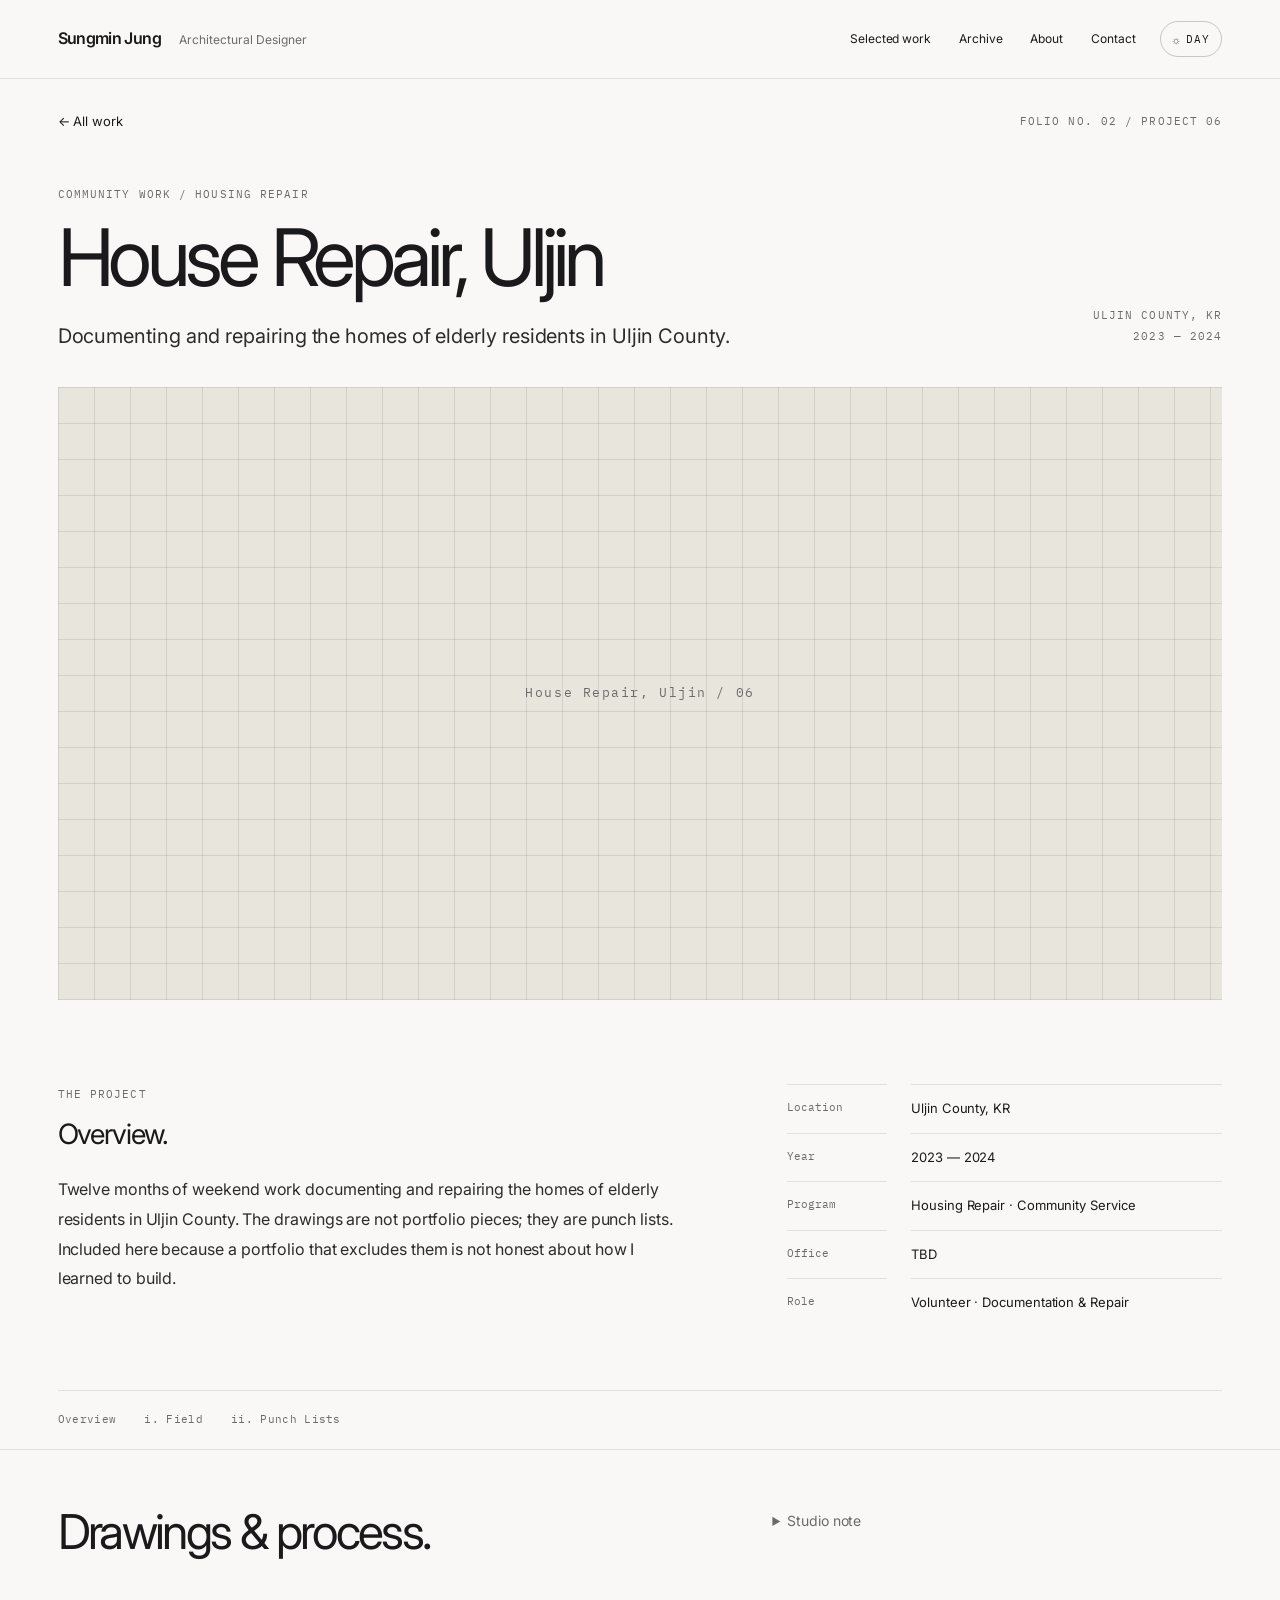
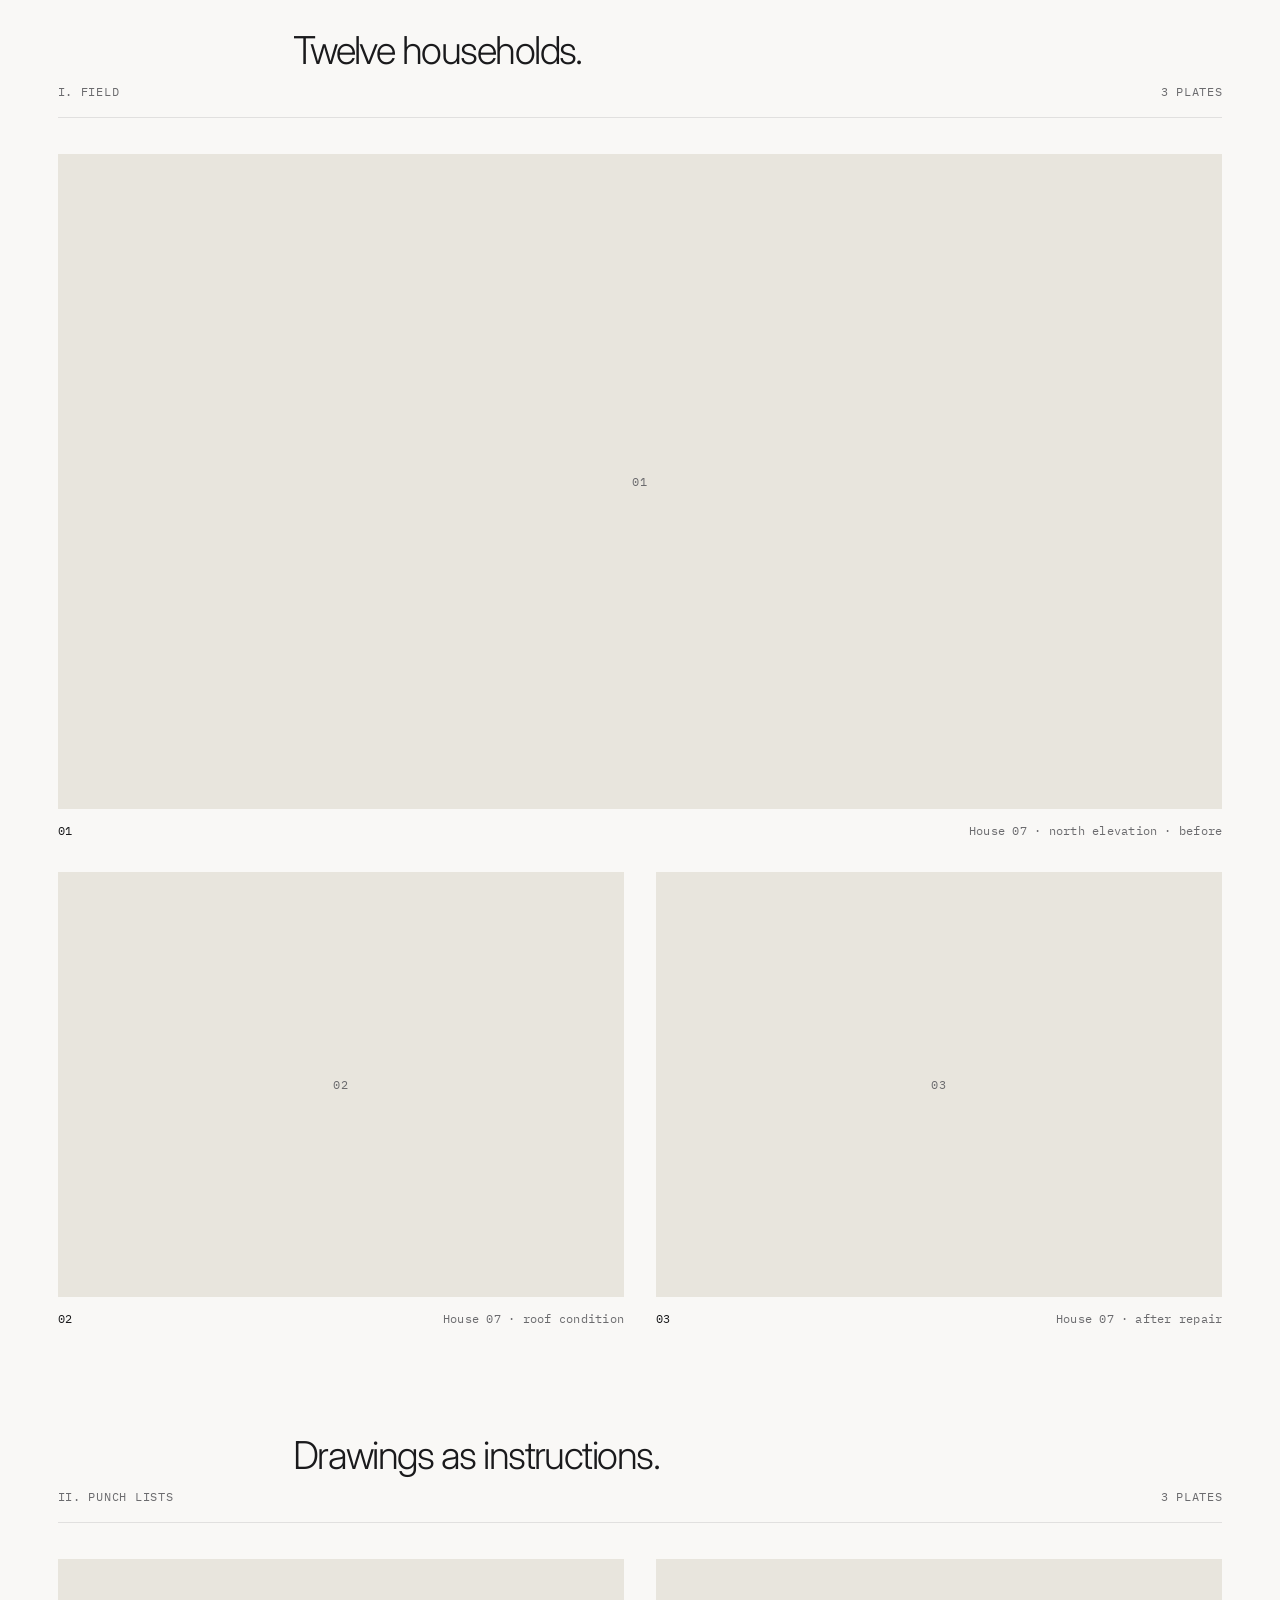
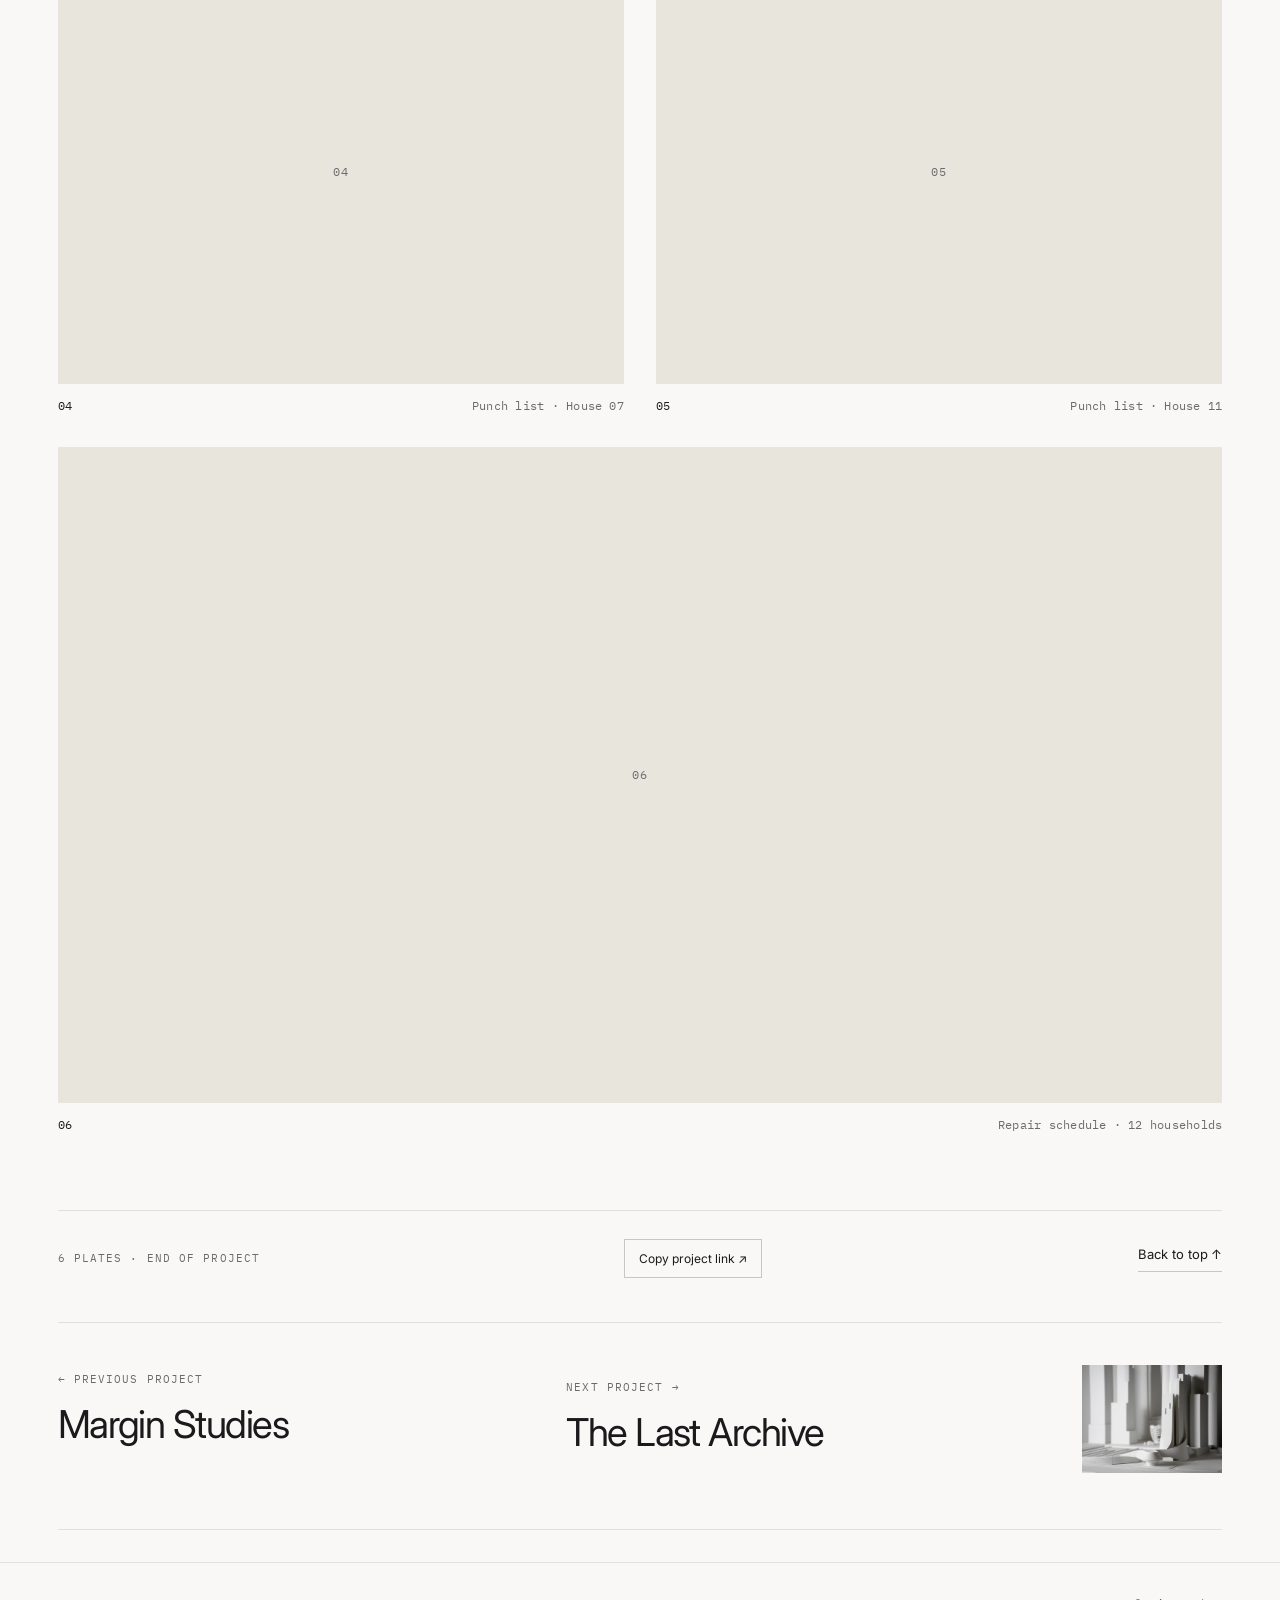
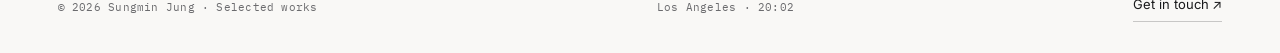
<file: projects/house-repair-uljin.html>
<!doctype html>
<html lang="en">
<head>
  <meta charset="utf-8">
  <meta name="viewport" content="width=device-width, initial-scale=1, viewport-fit=cover">
  <title>House Repair, Uljin — Sungmin Jung</title>
  <meta name="description" content="Documenting and repairing the homes of elderly residents in Uljin County.">
  <meta name="author" content="Sungmin Jung">
  <meta property="og:type" content="article">
  <meta property="og:title" content="House Repair, Uljin — Sungmin Jung">
  <meta property="og:description" content="Documenting and repairing the homes of elderly residents in Uljin County.">
  <script>try{if(localStorage.getItem('sj-folio-mode')==='dark')document.documentElement.classList.add('dark')}catch(e){}</script>
  <link rel="preconnect" href="https://fonts.googleapis.com">
  <link rel="preconnect" href="https://fonts.gstatic.com" crossorigin>
  <link href="https://fonts.googleapis.com/css2?family=IBM+Plex+Mono:wght@400;500&family=Inter:wght@300;400;500;600;700&display=swap" rel="stylesheet">
  <link rel="stylesheet" href="../assets/base.css">
  <link rel="stylesheet" href="../assets/home.css">
  <link rel="stylesheet" href="../assets/project.css">
  <link rel="stylesheet" href="../assets/video-media.css">
</head>
<body class="project-page" data-project-id="project-06">
<a class="skip-link" href="#overview">Skip to project overview</a>
<header class="site-header"><div class="site-shell header-inner">
  <a class="brand" href="../index.html">Sungmin Jung<span>Architectural Designer</span></a>
  <nav class="site-nav" aria-label="Main navigation"><a href="../index.html#selected-work">Selected work</a><a href="../index.html#index-archive">Archive</a><a href="../about.html">About</a><a href="../index.html#contact">Contact</a></nav>
  <button id="mode-toggle" class="mode-toggle" type="button" aria-pressed="false" aria-label="Toggle day or night mode"><span class="mode-glyph" aria-hidden="true">☼</span><span class="mode-label">Day</span></button>
</div></header>
<main>
  <header class="project-shell project-header" id="project-top">
    <div class="project-breadcrumb"><a href="../index.html#index-archive">← All work</a><span class="eyebrow">Folio No. 02 / Project 06</span></div>
    <div class="project-heading"><div><span class="eyebrow">Community work / Housing repair</span><h1>House Repair, Uljin</h1><p class="project-summary">Documenting and repairing the homes of elderly residents in Uljin County.</p></div><div class="project-heading-meta eyebrow"><span>Uljin County, KR</span><br><span>2023 — 2024</span></div></div>
  </header>
  <div class="project-shell"><figure class="project-cover"><span class="cover-empty placeholder" aria-hidden="true">House Repair, Uljin / 06</span><img class="project-hero-image" data-cover-project="project-06" data-cover-index="0" style="display:none" alt="House Repair, Uljin" decoding="async" fetchpriority="high"></figure>
    <section class="project-overview" id="overview" aria-labelledby="overview-title"><div><span class="eyebrow">The project</span><h2 id="overview-title">Overview.</h2><p class="project-description">Twelve months of weekend work documenting and repairing the homes of elderly residents in Uljin County. The drawings are not portfolio pieces; they are punch lists. Included here because a portfolio that excludes them is not honest about how I learned to build.</p></div><dl class="project-facts"><dt>Location</dt><dd>Uljin County, KR</dd><dt>Year</dt><dd>2023 — 2024</dd><dt>Program</dt><dd>Housing Repair · Community Service</dd><dt>Office</dt><dd>TBD</dd><dt>Role</dt><dd>Volunteer · Documentation &amp; Repair</dd></dl></section>
  </div>
  <div class="project-toc-wrap"><nav class="project-shell project-toc" aria-label="On this project"><a href="#overview">Overview</a><a href="#project-gallery">Drawings &amp; process</a></nav></div>
  <div class="project-shell">
    <div class="project-gallery-intro"><h2>Drawings &amp; process.</h2><details class="project-note"><summary>Studio note</summary><p>Six plates from twelve months of weekend work repairing the homes of elderly residents in Uljin County. These are not portfolio pieces; they are punch lists and field photographs. They are included because a portfolio that excludes them is not honest about how I learned to build.</p></details></div>
    <div id="project-gallery" class="project-gallery" data-project-gallery="project-06"></div>
    <noscript><p>Enable JavaScript to view the drawing gallery. The project overview and credits are available above.</p></noscript>
    <figure class="project-additional" hidden><img class="" data-cover-project="project-06" data-cover-index="1" style="display:none" alt="House Repair, Uljin - secondary image" decoding="async" loading="lazy"><figcaption>Additional project photograph</figcaption></figure>
    <div class="project-end"><span class="eyebrow" data-plate-count>End of project</span><div><button type="button" class="copy-link" id="copy-project-link">Copy project link ↗</button><span id="copy-status" class="copy-status" role="status" aria-live="polite"></span></div><a class="text-link" href="#project-top">Back to top ↑</a></div>
    <nav class="project-pagination" aria-label="Other projects"><a href="margin-studies.html"><span class="eyebrow">← Previous project</span><h2>Margin Studies</h2></a><a class="next-project" href="the-last-archive.html"><div><span class="eyebrow">Next project →</span><h2>The Last Archive</h2></div><div class="next-cover"><img class="" data-cover-project="project-01" data-cover-index="0" src="../image/01_the_last_archive/01_thurmnail.jpg" alt="The Last Archive" decoding="async" loading="lazy"></div></a></nav>
  </div>
</main>
<footer class="site-footer"><div class="site-shell footer-inner"><a href="../index.html" class="eyebrow">© 2026 Sungmin Jung · Selected works</a><span id="clock" class="eyebrow">Los Angeles</span><a class="text-link" href="mailto:sungmin_jung@sciarc.edu">Get in touch ↗</a></div></footer>
<script src="../assets/portfolio-media.js"></script>
<script src="../assets/video-media.js"></script>
<script src="../assets/media-gallery.js"></script>
<script src="../assets/home.js"></script>
<script src="../assets/project.js"></script>
</body>
</html>
</file>
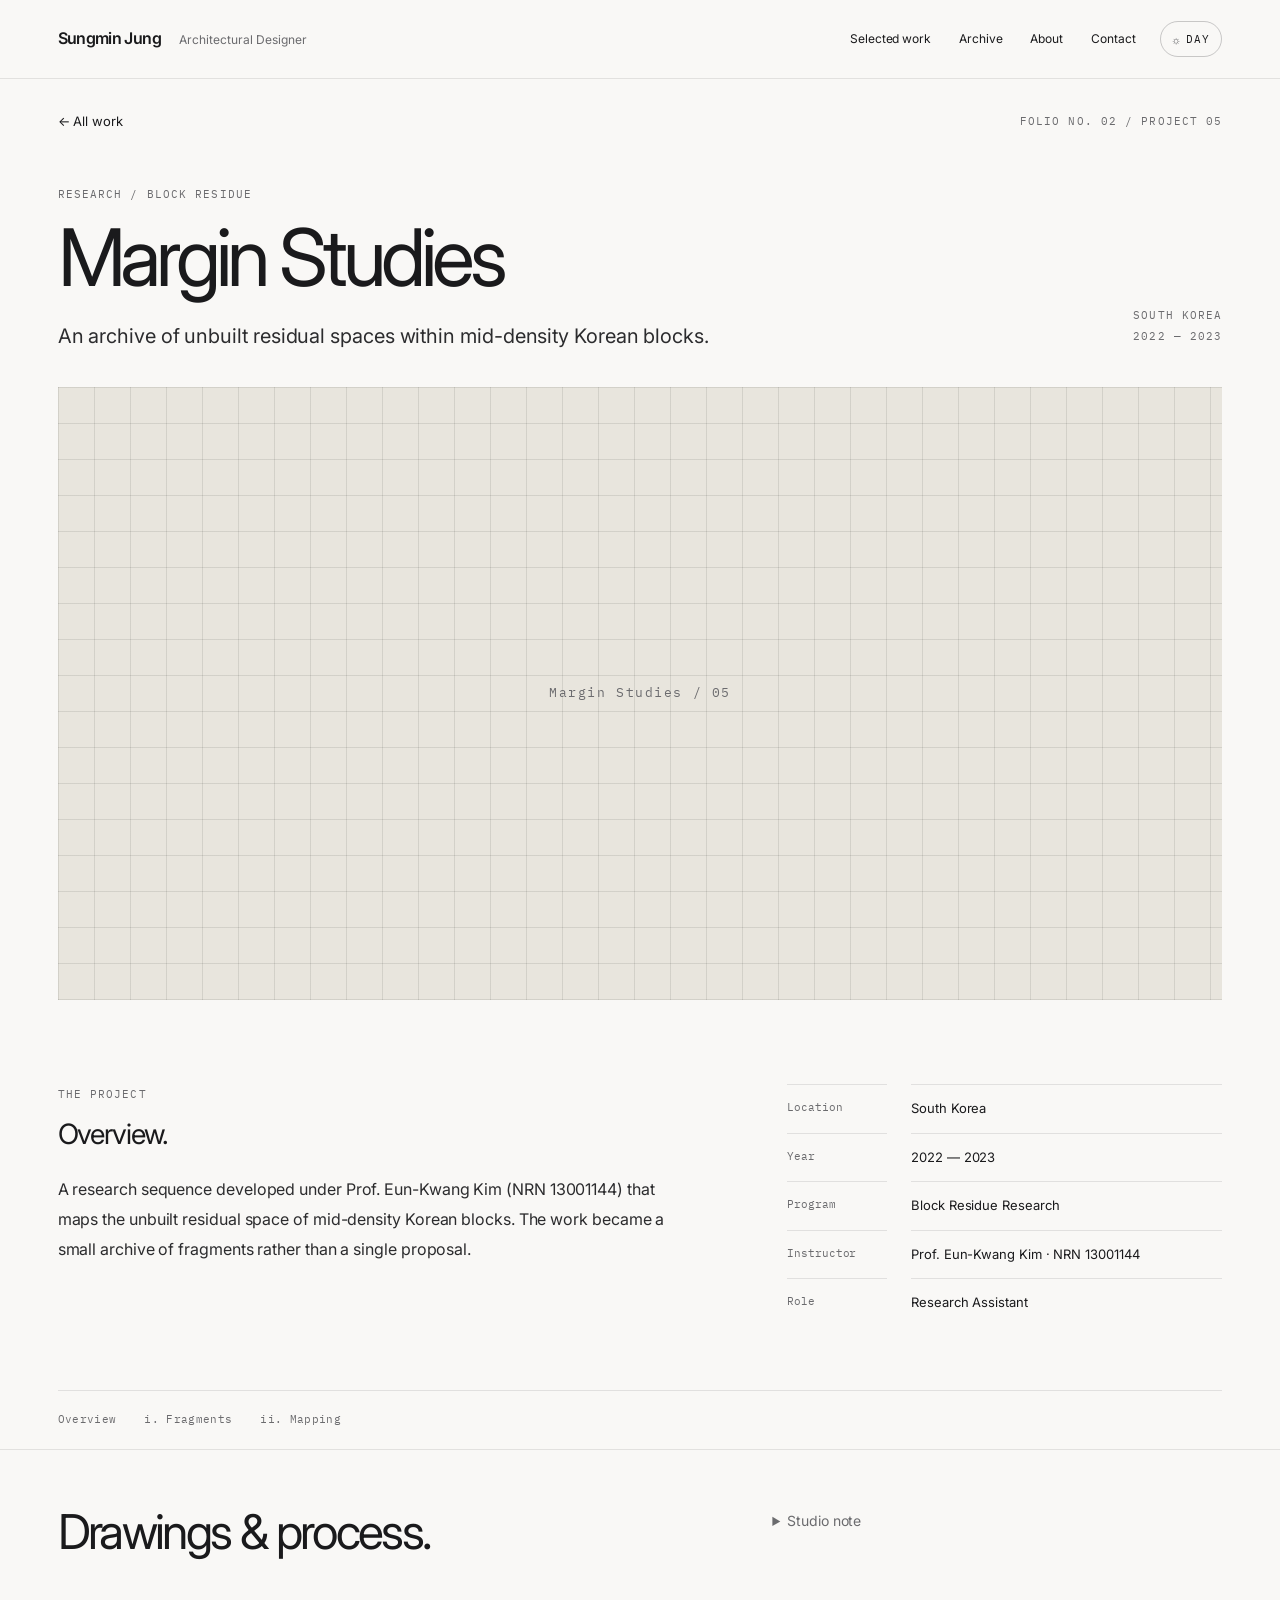
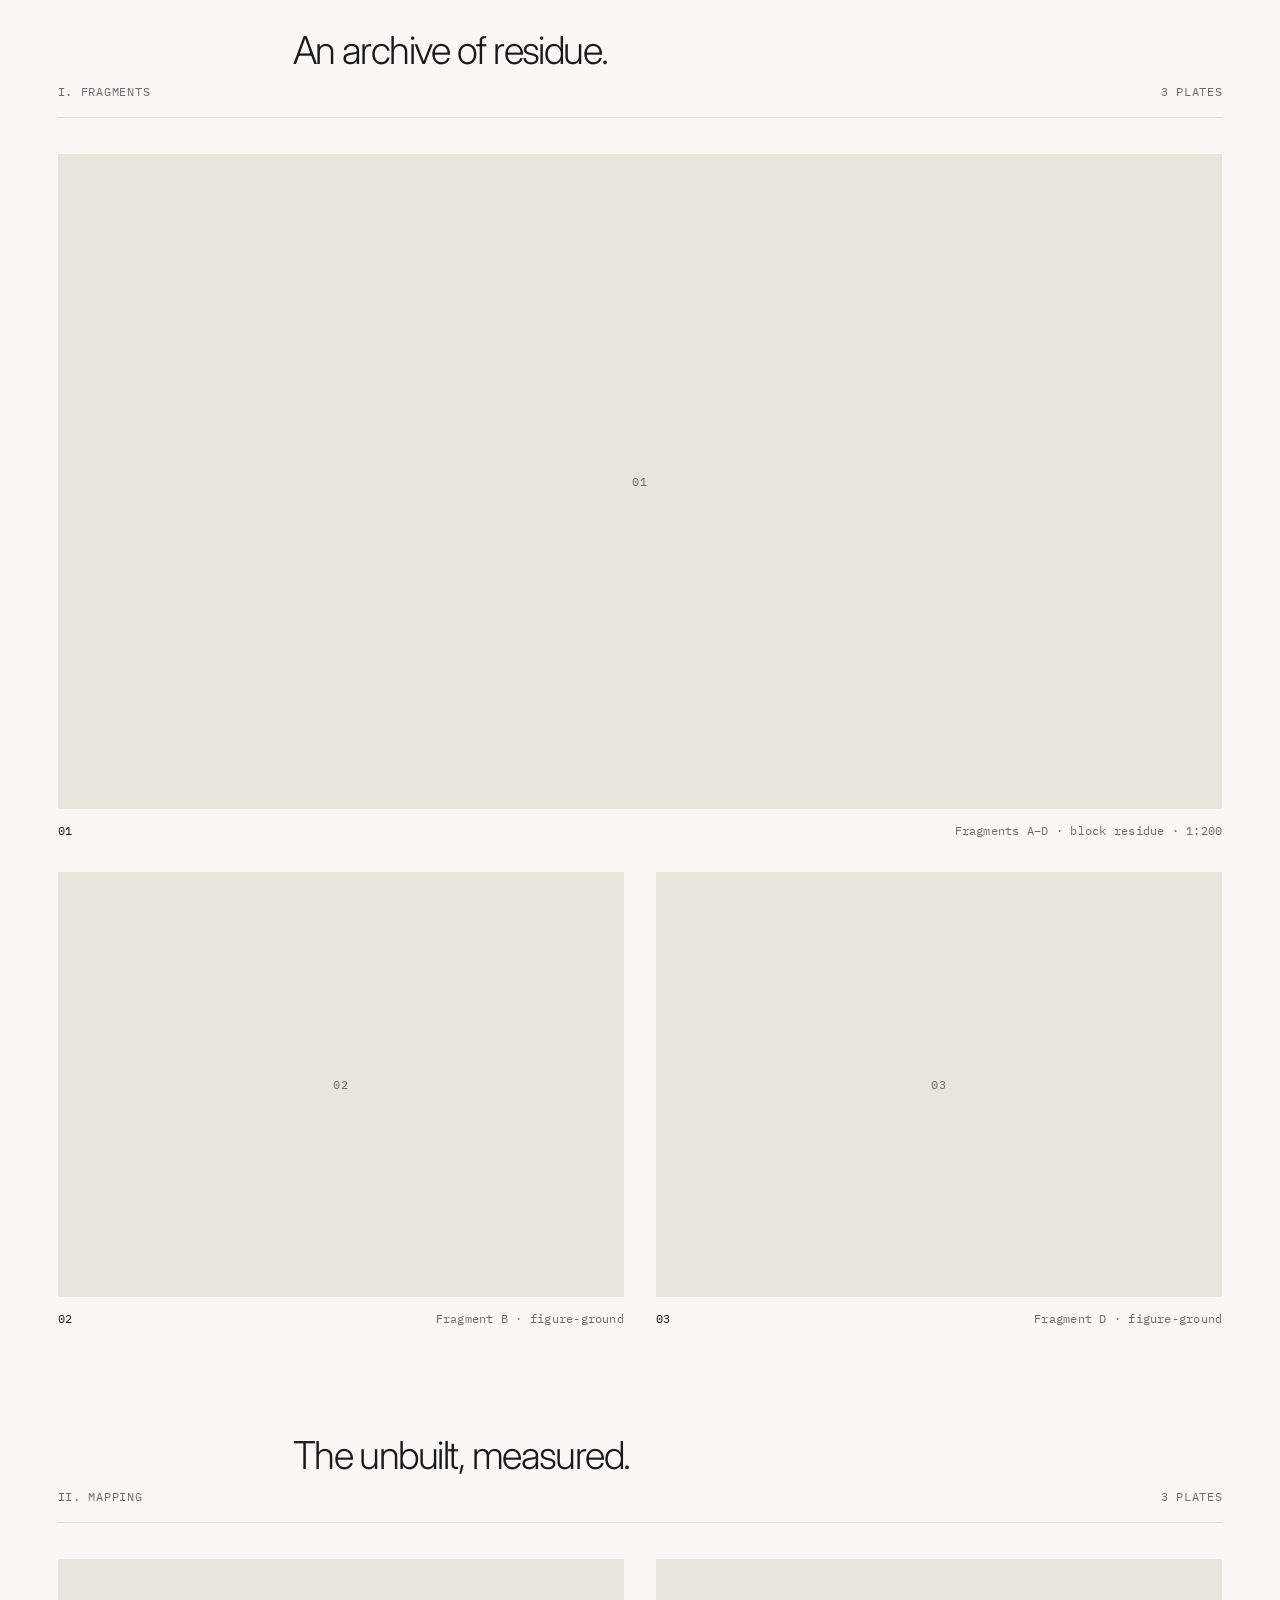
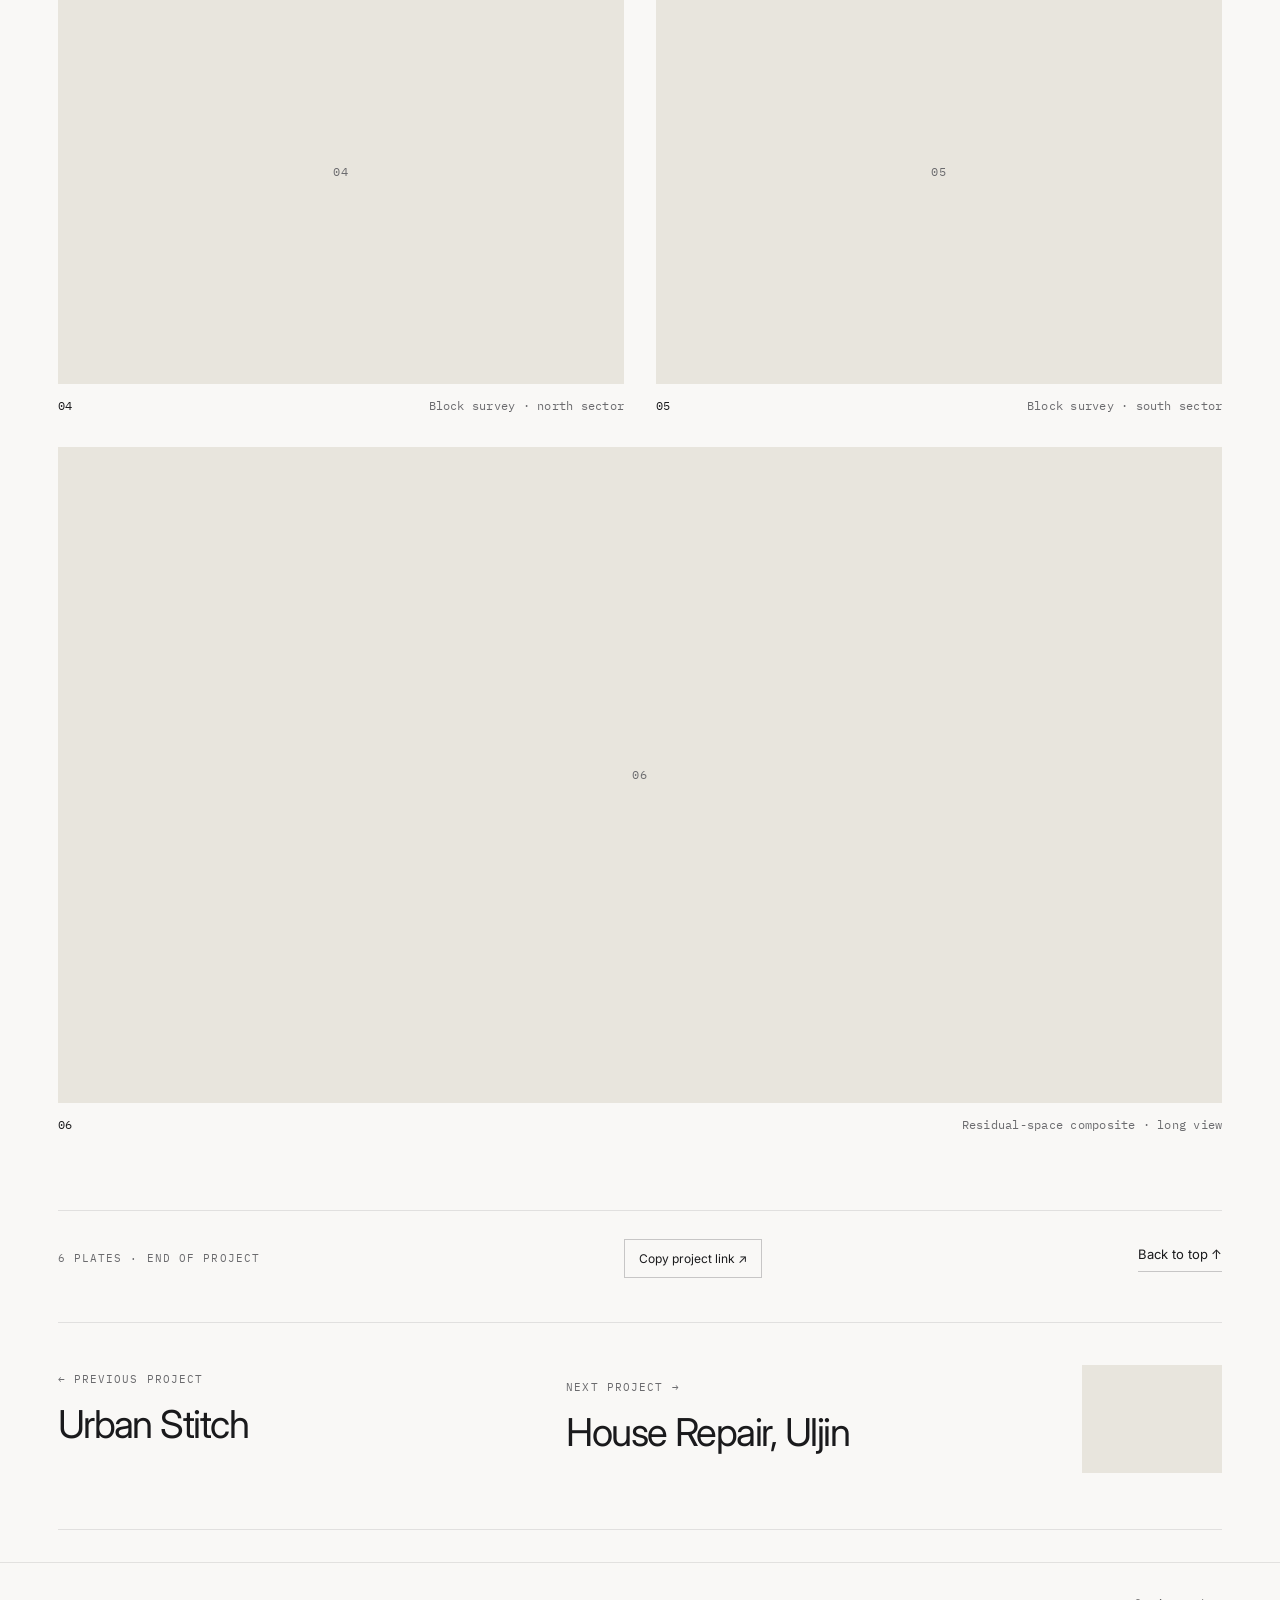
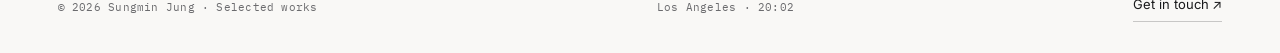
<file: projects/margin-studies.html>
<!doctype html>
<html lang="en">
<head>
  <meta charset="utf-8">
  <meta name="viewport" content="width=device-width, initial-scale=1, viewport-fit=cover">
  <title>Margin Studies — Sungmin Jung</title>
  <meta name="description" content="An archive of unbuilt residual spaces within mid-density Korean blocks.">
  <meta name="author" content="Sungmin Jung">
  <meta property="og:type" content="article">
  <meta property="og:title" content="Margin Studies — Sungmin Jung">
  <meta property="og:description" content="An archive of unbuilt residual spaces within mid-density Korean blocks.">
  <script>try{if(localStorage.getItem('sj-folio-mode')==='dark')document.documentElement.classList.add('dark')}catch(e){}</script>
  <link rel="preconnect" href="https://fonts.googleapis.com">
  <link rel="preconnect" href="https://fonts.gstatic.com" crossorigin>
  <link href="https://fonts.googleapis.com/css2?family=IBM+Plex+Mono:wght@400;500&family=Inter:wght@300;400;500;600;700&display=swap" rel="stylesheet">
  <link rel="stylesheet" href="../assets/base.css">
  <link rel="stylesheet" href="../assets/home.css">
  <link rel="stylesheet" href="../assets/project.css">
  <link rel="stylesheet" href="../assets/video-media.css">
</head>
<body class="project-page" data-project-id="project-05">
<a class="skip-link" href="#overview">Skip to project overview</a>
<header class="site-header"><div class="site-shell header-inner">
  <a class="brand" href="../index.html">Sungmin Jung<span>Architectural Designer</span></a>
  <nav class="site-nav" aria-label="Main navigation"><a href="../index.html#selected-work">Selected work</a><a href="../index.html#index-archive">Archive</a><a href="../about.html">About</a><a href="../index.html#contact">Contact</a></nav>
  <button id="mode-toggle" class="mode-toggle" type="button" aria-pressed="false" aria-label="Toggle day or night mode"><span class="mode-glyph" aria-hidden="true">☼</span><span class="mode-label">Day</span></button>
</div></header>
<main>
  <header class="project-shell project-header" id="project-top">
    <div class="project-breadcrumb"><a href="../index.html#index-archive">← All work</a><span class="eyebrow">Folio No. 02 / Project 05</span></div>
    <div class="project-heading"><div><span class="eyebrow">Research / Block residue</span><h1>Margin Studies</h1><p class="project-summary">An archive of unbuilt residual spaces within mid-density Korean blocks.</p></div><div class="project-heading-meta eyebrow"><span>South Korea</span><br><span>2022 — 2023</span></div></div>
  </header>
  <div class="project-shell"><figure class="project-cover"><span class="cover-empty placeholder" aria-hidden="true">Margin Studies / 05</span><img class="project-hero-image" data-cover-project="project-05" data-cover-index="0" style="display:none" alt="Margin Studies" decoding="async" fetchpriority="high"></figure>
    <section class="project-overview" id="overview" aria-labelledby="overview-title"><div><span class="eyebrow">The project</span><h2 id="overview-title">Overview.</h2><p class="project-description">A research sequence developed under Prof. Eun-Kwang Kim (NRN 13001144) that maps the unbuilt residual space of mid-density Korean blocks. The work became a small archive of fragments rather than a single proposal.</p></div><dl class="project-facts"><dt>Location</dt><dd>South Korea</dd><dt>Year</dt><dd>2022 — 2023</dd><dt>Program</dt><dd>Block Residue Research</dd><dt>Instructor</dt><dd>Prof. Eun-Kwang Kim · NRN 13001144</dd><dt>Role</dt><dd>Research Assistant</dd></dl></section>
  </div>
  <div class="project-toc-wrap"><nav class="project-shell project-toc" aria-label="On this project"><a href="#overview">Overview</a><a href="#project-gallery">Drawings &amp; process</a></nav></div>
  <div class="project-shell">
    <div class="project-gallery-intro"><h2>Drawings &amp; process.</h2><details class="project-note"><summary>Studio note</summary><p>Six plates from a research sequence under Prof. Eun-Kwang Kim that maps the unbuilt residual space of mid-density Korean blocks. The work became a small archive of fragments rather than a single proposal; the plates are read as a catalogue, not an argument.</p></details></div>
    <div id="project-gallery" class="project-gallery" data-project-gallery="project-05"></div>
    <noscript><p>Enable JavaScript to view the drawing gallery. The project overview and credits are available above.</p></noscript>
    
    <div class="project-end"><span class="eyebrow" data-plate-count>End of project</span><div><button type="button" class="copy-link" id="copy-project-link">Copy project link ↗</button><span id="copy-status" class="copy-status" role="status" aria-live="polite"></span></div><a class="text-link" href="#project-top">Back to top ↑</a></div>
    <nav class="project-pagination" aria-label="Other projects"><a href="urban-stitch.html"><span class="eyebrow">← Previous project</span><h2>Urban Stitch</h2></a><a class="next-project" href="house-repair-uljin.html"><div><span class="eyebrow">Next project →</span><h2>House Repair, Uljin</h2></div><div class="next-cover"><img class="" data-cover-project="project-06" data-cover-index="0" style="display:none" alt="House Repair, Uljin" decoding="async" loading="lazy"></div></a></nav>
  </div>
</main>
<footer class="site-footer"><div class="site-shell footer-inner"><a href="../index.html" class="eyebrow">© 2026 Sungmin Jung · Selected works</a><span id="clock" class="eyebrow">Los Angeles</span><a class="text-link" href="mailto:sungmin_jung@sciarc.edu">Get in touch ↗</a></div></footer>
<script src="../assets/portfolio-media.js"></script>
<script src="../assets/video-media.js"></script>
<script src="../assets/media-gallery.js"></script>
<script src="../assets/home.js"></script>
<script src="../assets/project.js"></script>
</body>
</html>
</file>
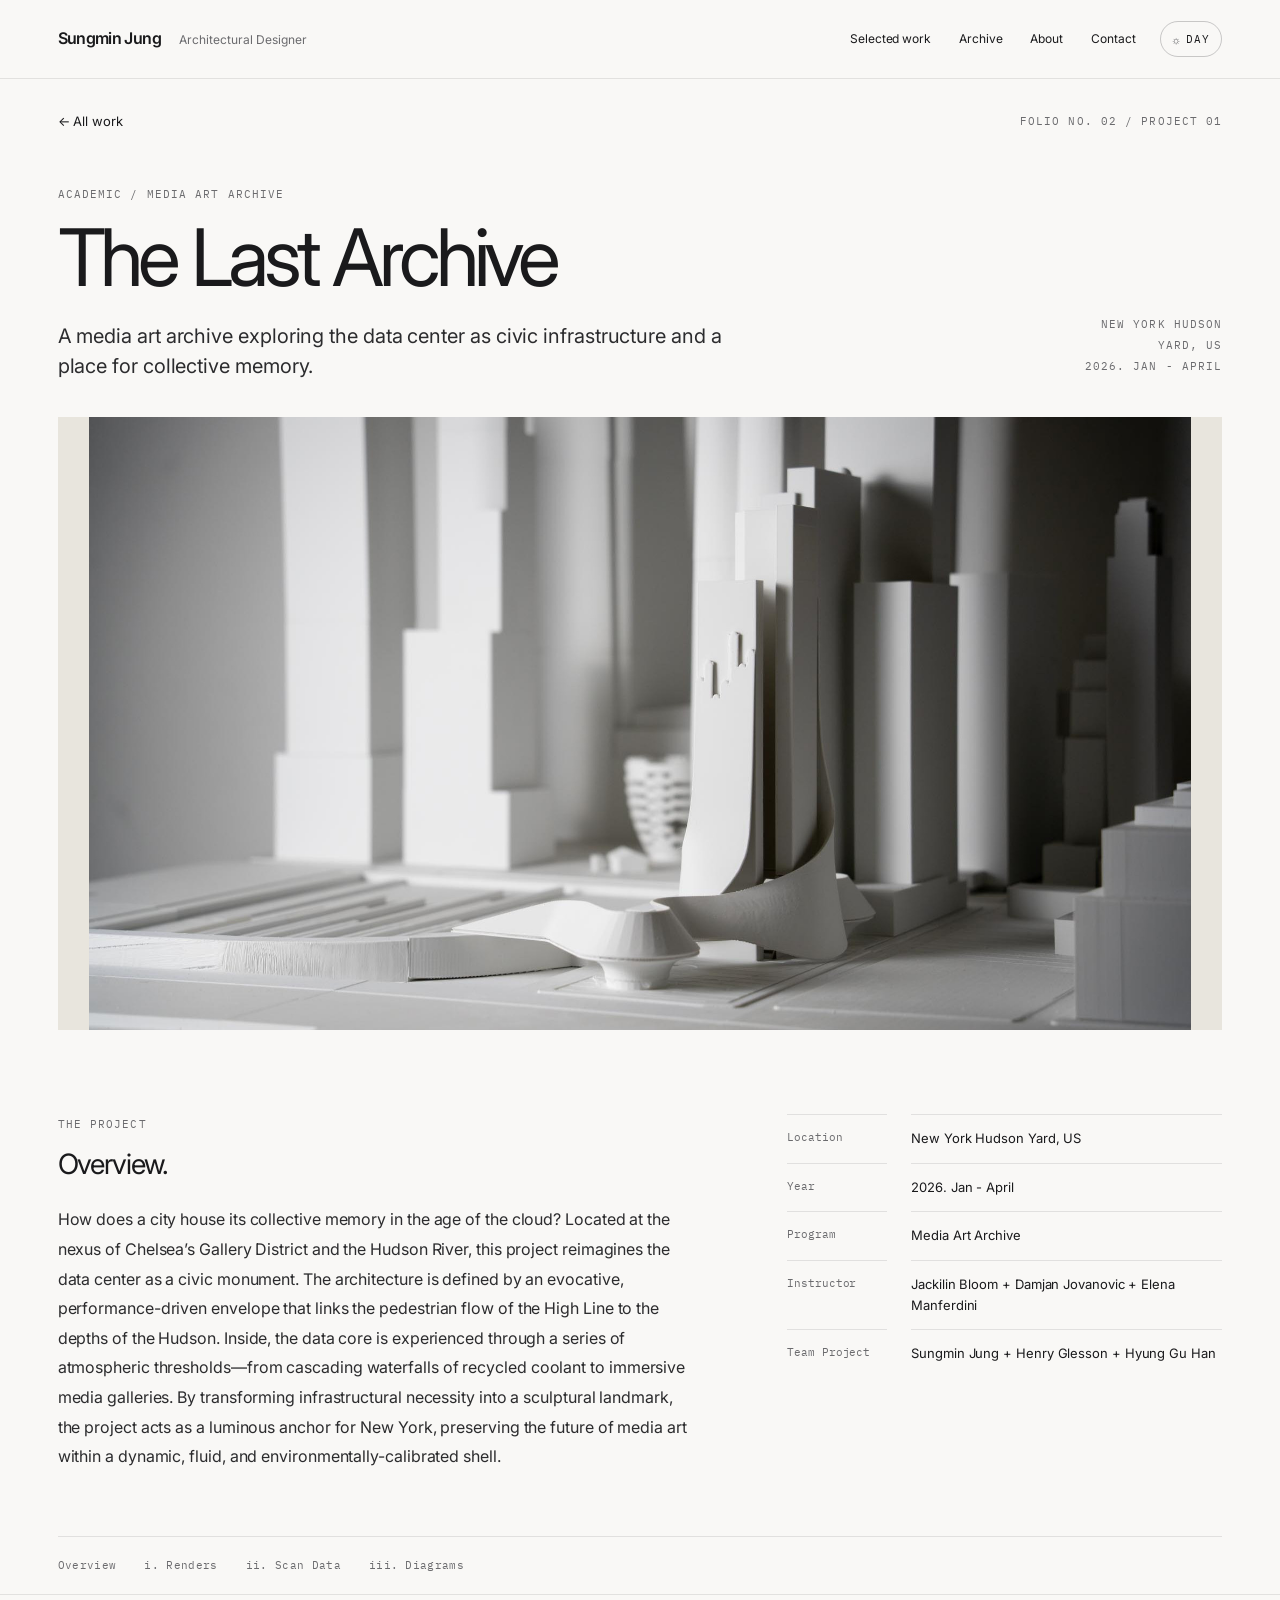
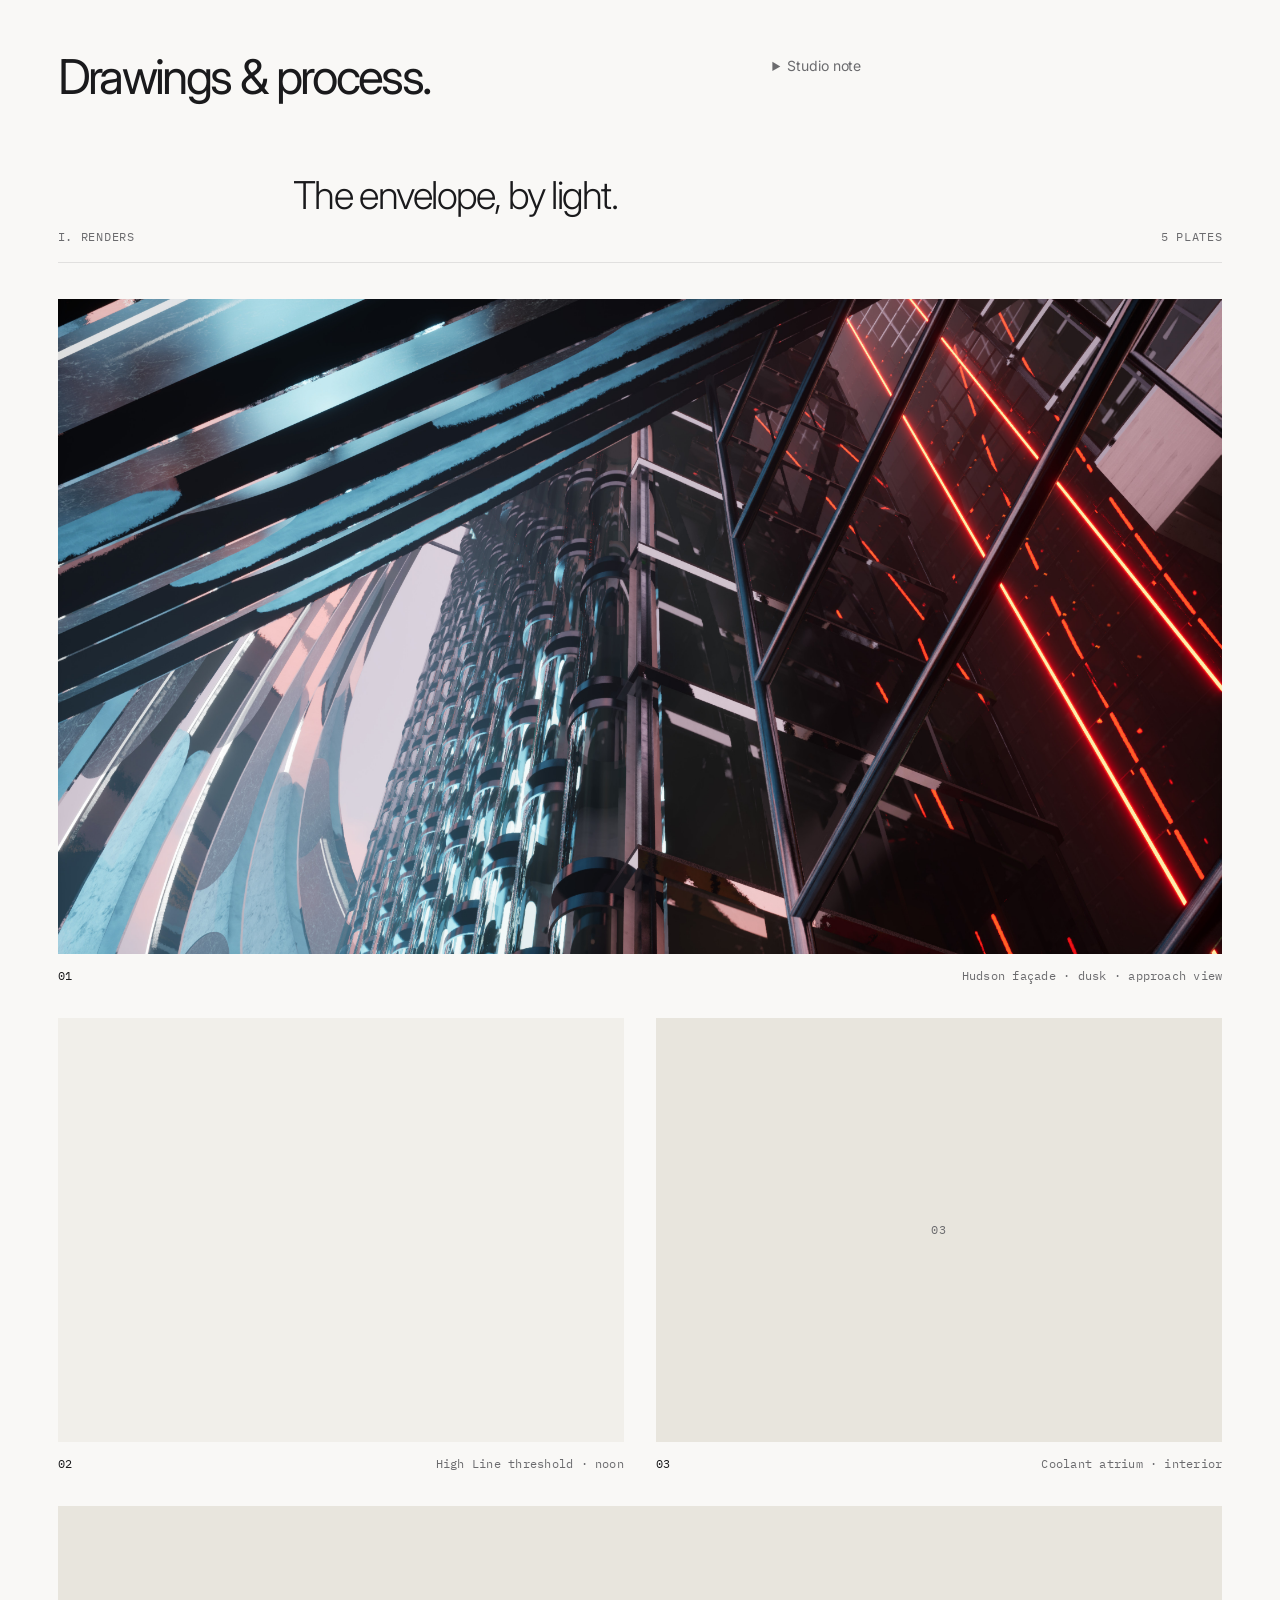
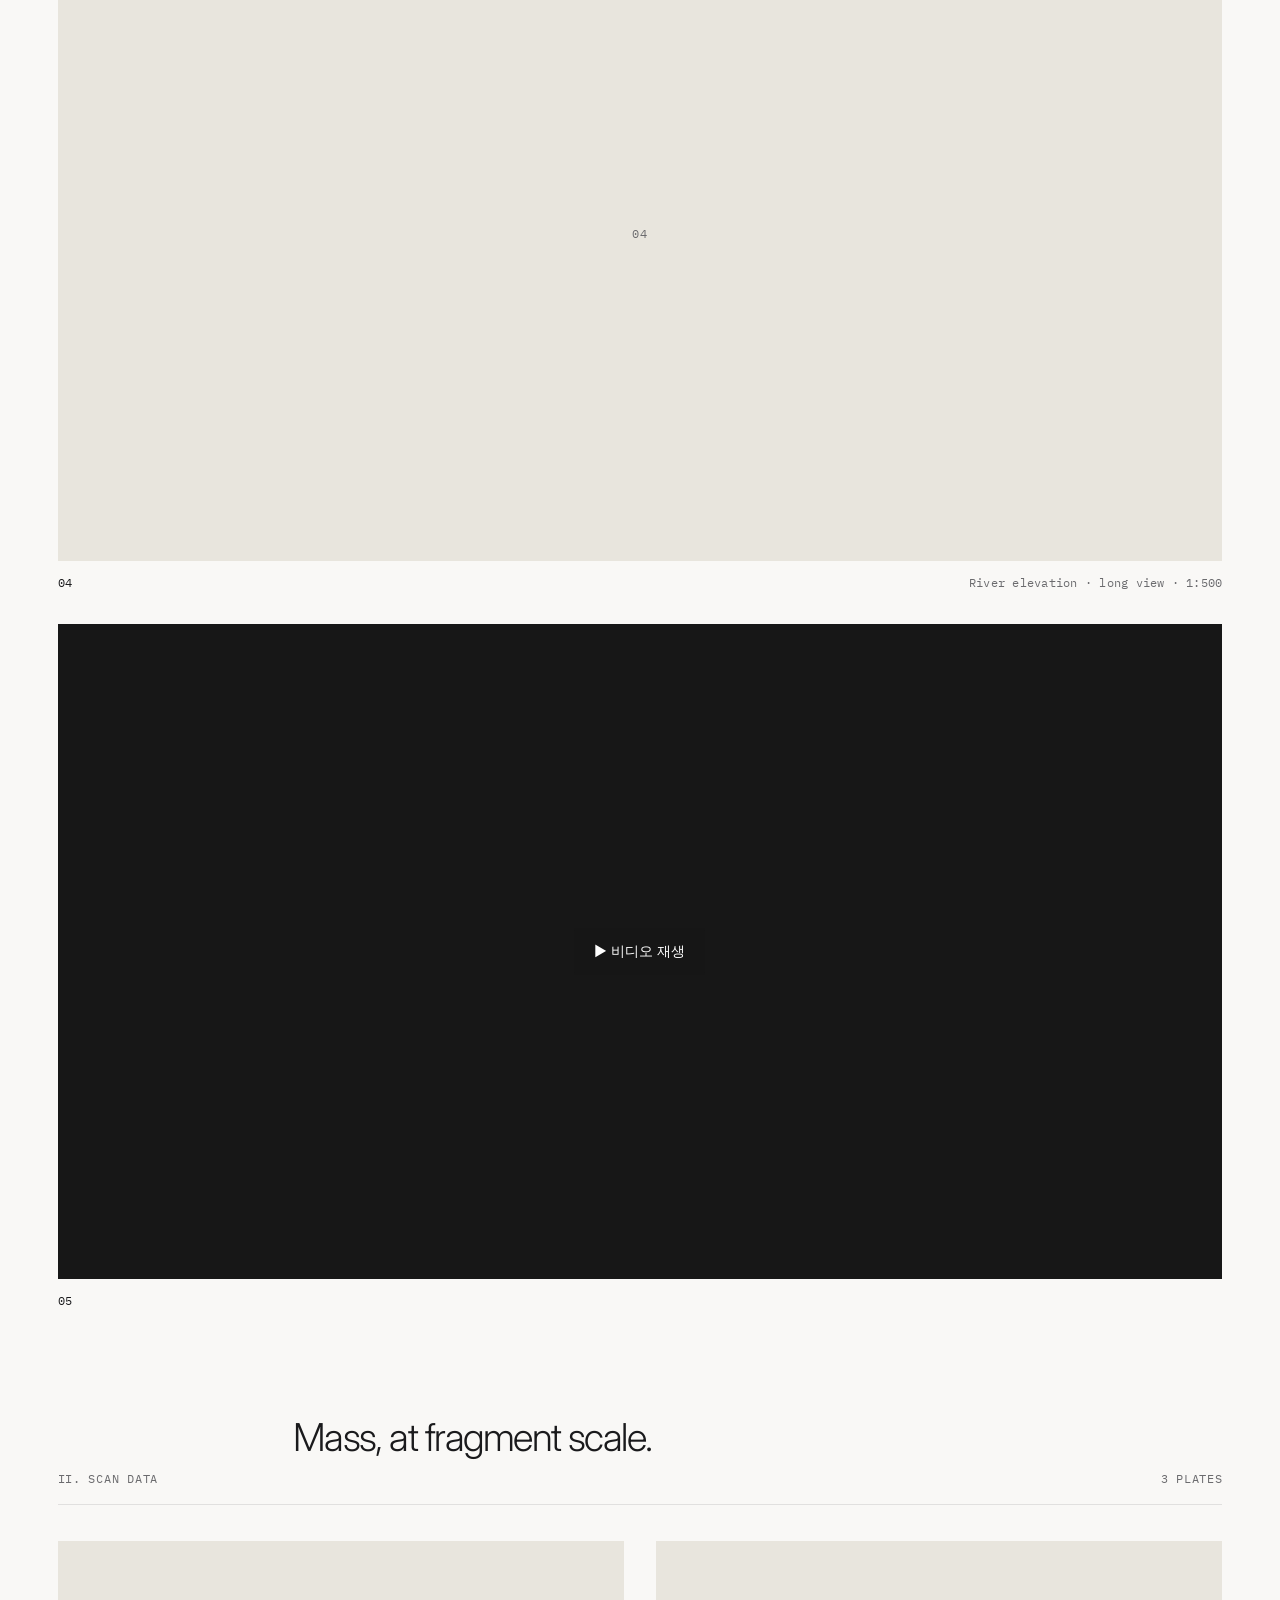
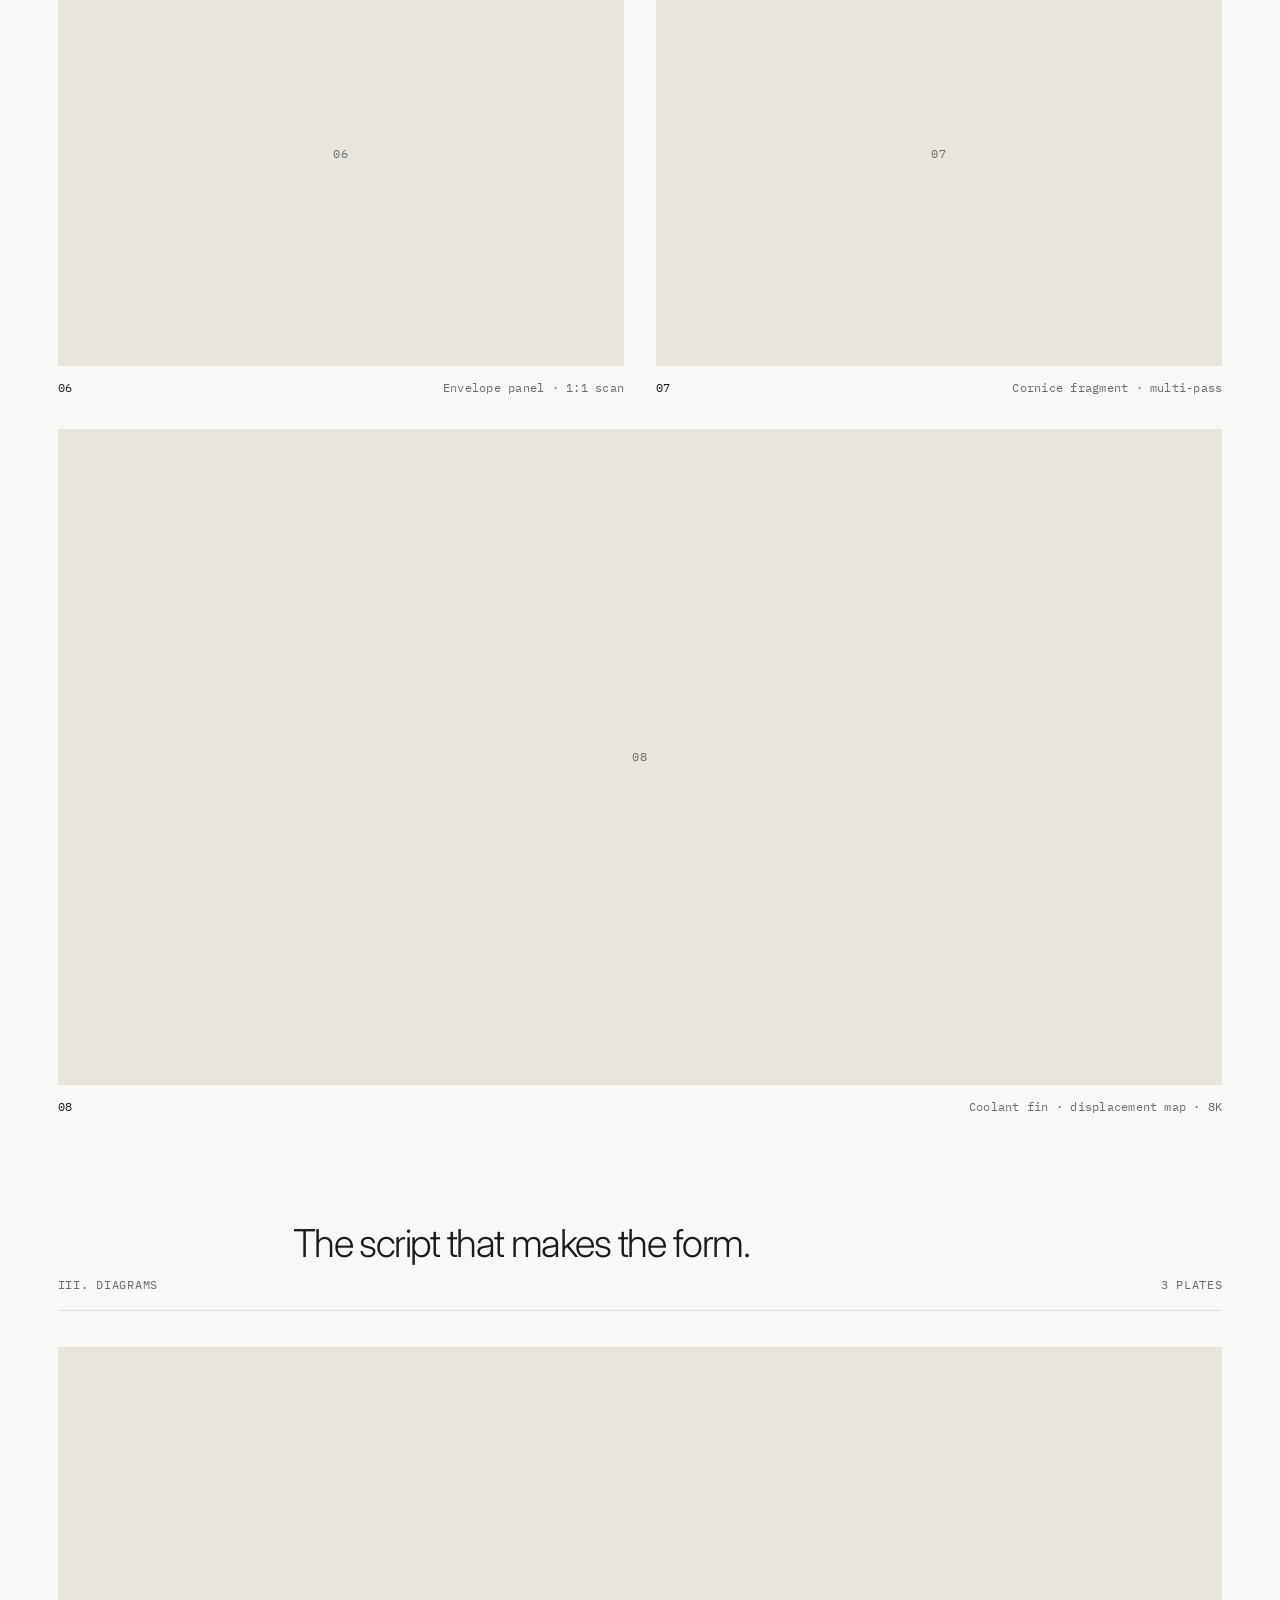
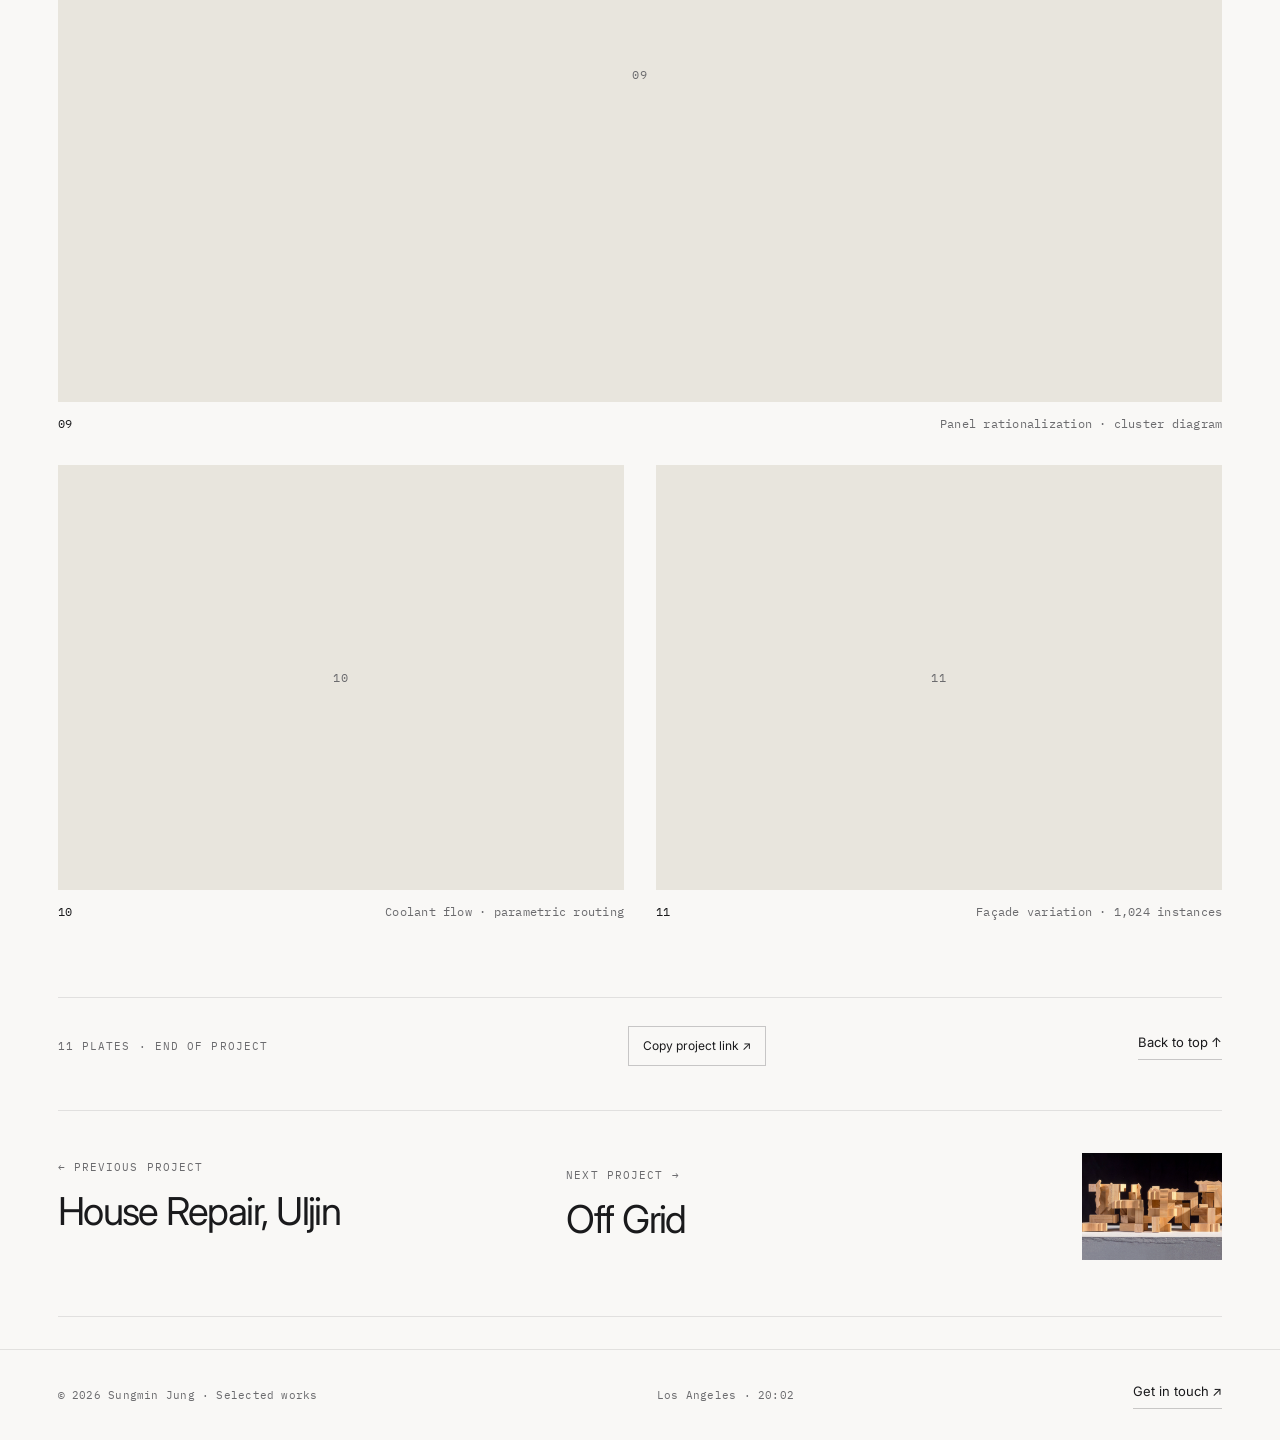
<file: projects/the-last-archive.html>
<!doctype html>
<html lang="en">
<head>
  <meta charset="utf-8">
  <meta name="viewport" content="width=device-width, initial-scale=1, viewport-fit=cover">
  <title>The Last Archive — Sungmin Jung</title>
  <meta name="description" content="A media art archive exploring the data center as civic infrastructure and a place for collective memory.">
  <meta name="author" content="Sungmin Jung">
  <meta property="og:type" content="article">
  <meta property="og:title" content="The Last Archive — Sungmin Jung">
  <meta property="og:description" content="A media art archive exploring the data center as civic infrastructure and a place for collective memory.">
  <script>try{if(localStorage.getItem('sj-folio-mode')==='dark')document.documentElement.classList.add('dark')}catch(e){}</script>
  <link rel="preconnect" href="https://fonts.googleapis.com">
  <link rel="preconnect" href="https://fonts.gstatic.com" crossorigin>
  <link href="https://fonts.googleapis.com/css2?family=IBM+Plex+Mono:wght@400;500&family=Inter:wght@300;400;500;600;700&display=swap" rel="stylesheet">
  <link rel="stylesheet" href="../assets/base.css">
  <link rel="stylesheet" href="../assets/home.css">
  <link rel="stylesheet" href="../assets/project.css">
  <link rel="stylesheet" href="../assets/video-media.css">
</head>
<body class="project-page" data-project-id="project-01">
<a class="skip-link" href="#overview">Skip to project overview</a>
<header class="site-header"><div class="site-shell header-inner">
  <a class="brand" href="../index.html">Sungmin Jung<span>Architectural Designer</span></a>
  <nav class="site-nav" aria-label="Main navigation"><a href="../index.html#selected-work">Selected work</a><a href="../index.html#index-archive">Archive</a><a href="../about.html">About</a><a href="../index.html#contact">Contact</a></nav>
  <button id="mode-toggle" class="mode-toggle" type="button" aria-pressed="false" aria-label="Toggle day or night mode"><span class="mode-glyph" aria-hidden="true">☼</span><span class="mode-label">Day</span></button>
</div></header>
<main>
  <header class="project-shell project-header" id="project-top">
    <div class="project-breadcrumb"><a href="../index.html#index-archive">← All work</a><span class="eyebrow">Folio No. 02 / Project 01</span></div>
    <div class="project-heading"><div><span class="eyebrow">Academic / Media art archive</span><h1>The Last Archive</h1><p class="project-summary">A media art archive exploring the data center as civic infrastructure and a place for collective memory.</p></div><div class="project-heading-meta eyebrow"><span>New York Hudson Yard, US</span><br><span>2026. Jan - April</span></div></div>
  </header>
  <div class="project-shell"><figure class="project-cover"><span class="cover-empty placeholder" aria-hidden="true">The Last Archive / 01</span><img class="project-hero-image" data-cover-project="project-01" data-cover-index="0" src="../image/01_the_last_archive/01_thurmnail.jpg" alt="The Last Archive" decoding="async" fetchpriority="high"></figure>
    <section class="project-overview" id="overview" aria-labelledby="overview-title"><div><span class="eyebrow">The project</span><h2 id="overview-title">Overview.</h2><p class="project-description">How does a city house its collective memory in the age of the cloud? Located at the nexus of Chelsea’s Gallery District and the Hudson River, this project reimagines the data center as a civic monument. The architecture is defined by an evocative, performance-driven envelope that links the pedestrian flow of the High Line to the depths of the Hudson. Inside, the data core is experienced through a series of atmospheric thresholds—from cascading waterfalls of recycled coolant to immersive media galleries. By transforming infrastructural necessity into a sculptural landmark, the project acts as a luminous anchor for New York, preserving the future of media art within a dynamic, fluid, and environmentally-calibrated shell.</p></div><dl class="project-facts"><dt>Location</dt><dd>New York Hudson Yard, US</dd><dt>Year</dt><dd>2026. Jan - April</dd><dt>Program</dt><dd>Media Art Archive</dd><dt>Instructor</dt><dd>Jackilin Bloom + Damjan Jovanovic + Elena Manferdini</dd><dt>Team Project</dt><dd>Sungmin Jung + Henry Glesson + Hyung Gu Han</dd></dl></section>
  </div>
  <div class="project-toc-wrap"><nav class="project-shell project-toc" aria-label="On this project"><a href="#overview">Overview</a><a href="#project-gallery">Drawings &amp; process</a></nav></div>
  <div class="project-shell">
    <div class="project-gallery-intro"><h2>Drawings &amp; process.</h2><details class="project-note"><summary>Studio note</summary><p>Ten plates assembled across three media: atmospheric renders that establish the envelope and its weather, ZBrush scans that record the sculptural mass at fragment-scale, and Grasshopper diagrams that explain how the panel system was generated. The gallery is to be read in this order; the form precedes the script that makes it.</p></details></div>
    <div id="project-gallery" class="project-gallery" data-project-gallery="project-01"></div>
    <noscript><p>Enable JavaScript to view the drawing gallery. The project overview and credits are available above.</p></noscript>
    
    <div class="project-end"><span class="eyebrow" data-plate-count>End of project</span><div><button type="button" class="copy-link" id="copy-project-link">Copy project link ↗</button><span id="copy-status" class="copy-status" role="status" aria-live="polite"></span></div><a class="text-link" href="#project-top">Back to top ↑</a></div>
    <nav class="project-pagination" aria-label="Other projects"><a href="house-repair-uljin.html"><span class="eyebrow">← Previous project</span><h2>House Repair, Uljin</h2></a><a class="next-project" href="off-grid.html"><div><span class="eyebrow">Next project →</span><h2>Off Grid</h2></div><div class="next-cover"><img class="" data-cover-project="project-02" data-cover-index="0" src="../image/02_off_grid/01_thurmnail.jpg" alt="Off Grid" decoding="async" loading="lazy"></div></a></nav>
  </div>
</main>
<footer class="site-footer"><div class="site-shell footer-inner"><a href="../index.html" class="eyebrow">© 2026 Sungmin Jung · Selected works</a><span id="clock" class="eyebrow">Los Angeles</span><a class="text-link" href="mailto:sungmin_jung@sciarc.edu">Get in touch ↗</a></div></footer>
<script src="../assets/portfolio-media.js"></script>
<script src="../assets/video-media.js"></script>
<script src="../assets/media-gallery.js"></script>
<script src="../assets/home.js"></script>
<script src="../assets/project.js"></script>
</body>
</html>
</file>
<file: assets/base.css>
/* ============================================================
     A WARM EDITORIAL MONOGRAPH — Sungmin Jung
     Color tokens (warm gallery light)
     ============================================================ */
  :root{
    --paper:        #F9F8F6;     /* primary background — warm paper */
    --paper-2:      #F1EFEA;     /* secondary panel — very subtle warmth */
    --paper-3:      #E8E5DD;     /* tertiary, image bg */
    --ink:          #1A1A1C;     /* near-black, slightly warm */
    --charcoal:     #2C2C2E;
    --slate:        #6B6B6E;     /* muted captions, metadata */
    --slate-2:      #A8A8AB;     /* lightest readable text */
    --rule:         rgba(26,26,28,0.10);
    --rule-strong:  rgba(26,26,28,0.22);
    --accent:       #C44A2C;     /* a single warm rust accent for emphasis */
  }

  /* ============================================================
     DARK THEME — "Screen / Night" mode
     A warm, charcoal-based dark palette (never pure #000) that keeps
     the editorial warmth of the paper edition after dusk.
     ============================================================ */
  html.dark{
    --paper:        #1A1A1A;     /* warm near-black ground */
    --paper-2:      #222222;
    --paper-3:      #2A2A2A;     /* image / panel ground */
    --ink:          #F9F8F6;     /* warm paper-white text */
    --charcoal:     #E8E5DD;
    --slate:        #A8A8AB;     /* muted captions, metadata */
    --slate-2:      #6B6B6E;     /* dimmest readable text */
    --rule:         rgba(249,248,246,0.12);
    --rule-strong:  rgba(249,248,246,0.24);
    --accent:       #E2583E;     /* brighter rust for dark contrast */
  }
  /* invert the subtle paper grain so it reads as a faint light tooth on dark */
  html.dark body{
    background-image:
      radial-gradient(rgba(249,248,246,0.022) 1px, transparent 1px);
  }
  /* the sticky modal header fades to a literal light tint by default; rebase it on dark */
  html.dark .proj-modal-header{
    background: linear-gradient(to bottom, var(--paper) 70%, rgba(26,26,26,0.7));
  }

  /* base */
  html,body{
    background: var(--paper);
    color: var(--ink);
    font-family: 'Inter', sans-serif;
    font-weight: 400;
    font-size: 14px;
    line-height: 1.55;
    letter-spacing: -0.005em;
    overflow-x: hidden;
    -webkit-font-smoothing: antialiased;
    transition: background-color 0.4s ease, color 0.4s ease;
    scroll-behavior: smooth;
  }
  body{
    /* very subtle warm paper grain */
    background-image:
      radial-gradient(rgba(26,26,28,0.018) 1px, transparent 1px);
    background-size: 3px 3px;
  }

  ::selection{ background: var(--ink); color: var(--paper); }

  .font-mono{ font-family:'IBM Plex Mono', ui-monospace, monospace; }
  .font-display{ font-family:'Inter', sans-serif; }
  .tracking-tightest{ letter-spacing: -0.04em; }
  .tracking-display{ letter-spacing: -0.045em; }

  /* hairline rules */
  .hairline      { border-color: var(--rule);        border-width: 0.5px; }
  .hairline-2    { border-color: var(--rule-strong); border-width: 0.5px; }
  .rule-top      { border-top:    0.5px solid var(--rule); }
  .rule-bottom   { border-bottom: 0.5px solid var(--rule); }

  /* ============================================================
     LOADER — quick, refined
     ============================================================ */
  #loader{
    position: fixed; inset: 0; z-index: 200;
    background: var(--paper);
    /* cinematic "title card" — text centred both axes */
    display: flex; align-items: center; justify-content: center;
    text-align: center;
    padding: 48px;
    transition: opacity 0.7s ease, transform 0.7s ease;
  }
  #loader.done{ opacity:0; pointer-events:none; transform: translateY(-2%); }

  /* centred title-card block */
  #loader .loader-card{
    display: flex; flex-direction: column; align-items: center;
    gap: 20px;
    animation: loaderCardIn 1.2s cubic-bezier(.2,.7,.2,1) both;
  }
  #loader .loader-eyebrow{
    font-family: 'IBM Plex Mono', monospace;
    font-size: 12px; letter-spacing: 0.30em; text-transform: uppercase;
    color: var(--slate);
  }
  #loader .loader-title{
    font-family: 'Inter', sans-serif;
    font-weight: 300;
    font-size: clamp(56px, 9vw, 132px);
    line-height: 0.94;
    letter-spacing: -0.045em;
    color: var(--ink);
  }
  #loader .loader-sub{
    font-family: 'IBM Plex Mono', monospace;
    font-size: 12px; letter-spacing: 0.24em; text-transform: uppercase;
    color: var(--slate);
  }
  @keyframes loaderCardIn{
    from{ opacity: 0; transform: translateY(12px); filter: blur(6px); }
    to  { opacity: 1; transform: none;            filter: blur(0); }
  }

  #loader .bar{
    position: absolute; bottom: 0; left: 0; right: 0;
    height: 0.5px; background: var(--rule);
  }
  #loader .bar-fill{
    height: 100%; width: 0; background: var(--ink);
    /* fill across the dwell so the meter resolves as the card settles */
    animation: loadBar 1s cubic-bezier(.7,0,.3,1) forwards;
  }
  @keyframes loadBar{ to{ width: 100%; } }

  /* ============================================================
     SCROLL-SPY — fixed left rail
     ============================================================ */
  #scrollspy{
    position: fixed;
    right: 32px;
    top: 50%;
    transform: translateY(-50%);
    z-index: 50;
    pointer-events: auto;
  }
  .spy-item{
    display: flex; align-items: center; gap: 12px;
    flex-direction: row-reverse;
    padding: 9px 0;
    cursor: pointer;
    color: var(--slate-2);
    transition: color 0.4s ease;
    font-family: 'IBM Plex Mono', monospace;
    font-size: 11px;
    letter-spacing: 0.04em;
  }
  .spy-item .num{ width: 22px; }
  .spy-item .tick{
    display: block;
    width: 10px; height: 0.5px;
    background: currentColor;
    transition: width 0.4s ease;
  }
  .spy-item .label{
    opacity: 0;
    max-width: 0;
    overflow: hidden;
    white-space: nowrap;
    transition: opacity 0.4s ease, max-width 0.5s ease;
    text-transform: uppercase;
    text-align: right;
  }
  .spy-item:hover{ color: var(--charcoal); }
  .spy-item.active{ color: var(--ink); }
  .spy-item.active .tick{ width: 36px; }
  .spy-item.active .label{ opacity: 1; max-width: 220px; }

  /* --- chapter grouping: rail reads as a two-part table of contents --- */
  .spy-item.spy-chapter{
    padding-top: 18px;            /* extra air above each chapter heading */
    color: var(--slate);
  }
  .spy-item.spy-chapter .num{
    font-weight: 600;
    letter-spacing: 0.10em;
    color: var(--ink);
  }
  .spy-item.spy-chapter .tick{
    width: 22px;                  /* heavier mark than a project tick */
    background: var(--ink);
  }
  /* chapter label stays faintly visible so the structure is always legible */
  .spy-item.spy-chapter .label{
    opacity: 0.55;
    max-width: 220px;
    font-weight: 600;
  }
  .spy-item.spy-chapter.active{ color: var(--ink); }
  .spy-item.spy-chapter.active .label{ opacity: 1; }

  /* child projects indent inward from the rail edge */
  .spy-item.spy-child{ margin-right: 16px; }
  .spy-item.spy-child .tick{ width: 7px; }
  .spy-item.spy-child.active .tick{ width: 28px; }

  /* ============================================================
     TOP BAR
     ============================================================ */
  .topbar{
    position: fixed; top: 0; left: 0; right: 0; z-index: 40;
    padding: 22px 48px;
    display: flex; align-items: center; justify-content: space-between;
    background: linear-gradient(to bottom, var(--paper) 60%, rgba(249,248,246,0));
    backdrop-filter: blur(8px);
    font-family: 'IBM Plex Mono', monospace;
    font-size: 11px;
    letter-spacing: 0.06em;
    text-transform: uppercase;
    color: var(--slate);
  }
  .topbar .ident{ color: var(--ink); font-weight: 500; }
  .topbar .dot{
    display:inline-block; width:6px; height:6px; border-radius:50%;
    background: #4ADE80; margin: 0 8px 1px;
    box-shadow: 0 0 0 3px rgba(74,222,128,0.18);
    vertical-align: middle;
  }

  /* mode toggle — reads as another instrument on the masthead status line */
  .mode-toggle{
    display: inline-flex; align-items: center; gap: 8px;
    padding: 5px 11px 4px;
    font-family: 'IBM Plex Mono', monospace;
    font-size: 11px;
    letter-spacing: 0.06em;
    text-transform: uppercase;
    color: var(--slate);
    background: transparent;
    border: 0.5px solid var(--rule-strong);
    border-radius: 999px;
    cursor: pointer;
    line-height: 1;
    transition: color 0.3s ease, border-color 0.3s ease;
  }
  .mode-toggle:hover{ color: var(--ink); border-color: var(--ink); }
  .mode-toggle .mode-key{ color: var(--slate-2); }
  .mode-toggle .mode-label{ color: var(--ink); }
  .mode-toggle .mode-glyph{
    font-size: 12px; line-height: 1;
    transform: translateY(0.5px);
    transition: transform 0.5s cubic-bezier(.2,.7,.2,1);
  }
  .mode-toggle:hover .mode-glyph{ transform: translateY(0.5px) rotate(40deg); }
  .mode-toggle:focus-visible{ outline: 0.5px solid var(--accent); outline-offset: 3px; }

  /* ============================================================
     VERTICAL MARGIN ANNOTATIONS
     ============================================================ */
  .annotate-v{
    writing-mode: vertical-rl;
    transform: rotate(180deg);
    font-family: 'IBM Plex Mono', monospace;
    font-size: 10px;
    color: var(--slate);
    letter-spacing: 0.16em;
    text-transform: uppercase;
    line-height: 1.8;
  }

  /* ============================================================
     PROJECT IMAGE — "lens focus" hover treatment
     ============================================================ */
  .lens{
    position: relative;
    overflow: hidden;
    background: var(--paper-3);
  }
  .lens::after{
    /* a restrained DARK vignette + base shadow — never washes the image white.
       It honours raw wood models & dark renders, and lifts only slightly on hover
       so captions / view-tabs stay legible without bleaching the plate. */
    content: '';
    position: absolute; inset: 0;
    background:
      linear-gradient(to top, rgba(26,26,28,0.30) 0%, rgba(26,26,28,0) 40%),
      radial-gradient(125% 125% at 50% 48%, rgba(26,26,28,0) 60%, rgba(26,26,28,0.18) 100%);
    pointer-events: none;
    transition: opacity 0.9s cubic-bezier(.2,.7,.2,1);
    opacity: 1;
  }
  .lens img{
    width: 100%; height: 100%;
    object-fit: cover;
    object-position: center;
    /* DEFAULT: a sophisticated near-grayscale at full luminosity (no whitening),
       with a touch of extra contrast to keep physical textures crisp. */
    filter: grayscale(0.62) contrast(1.04) brightness(0.97) saturate(0.9);
    transform: scale(1.045);
    transition: filter 1.1s cubic-bezier(.2,.7,.2,1), transform 1.4s cubic-bezier(.2,.7,.2,1);
    will-change: transform, filter;
  }
  /* HOVER: bloom into full, vibrant colour with a gentle contrast pop + settle. */
  .lens:hover::after{ opacity: 0.4; }
  .lens:hover img{
    filter: grayscale(0) contrast(1.05) brightness(1) saturate(1.04);
    transform: scale(1.0);
  }

  /* placeholder svg art when no image is present */
  .lens .placeholder{
    position: absolute; inset: 0;
    display: flex; align-items: center; justify-content: center;
    color: var(--slate);
    font-family: 'IBM Plex Mono', monospace;
    font-size: 10px;
    letter-spacing: 0.18em;
  }

  /* "view project" tab that lifts in on hover */
  .view-tab{
    position: absolute;
    bottom: 16px; right: 16px;
    padding: 8px 14px;
    background: var(--paper);
    color: var(--ink);
    font-family: 'IBM Plex Mono', monospace;
    font-size: 10px;
    letter-spacing: 0.14em;
    text-transform: uppercase;
    transform: translateY(8px);
    opacity: 0;
    transition: opacity 0.6s ease, transform 0.6s cubic-bezier(.2,.7,.2,1);
  }
  .lens:hover .view-tab{ opacity: 1; transform: translateY(0); }

  /* ============================================================
     IDENTITY PILLAR HOVER
     ============================================================ */
  .pillar{
    position: relative;
    padding-top: 24px;
    cursor: default;
  }
  .pillar::before{
    content: '';
    position: absolute; top: 0; left: 0;
    width: 24px; height: 0.5px;
    background: var(--ink);
    transition: width 0.6s cubic-bezier(.2,.7,.2,1);
  }
  .pillar:hover::before{ width: 100%; }

  /* ============================================================
     REVEAL ON SCROLL
     ============================================================ */
  .reveal{
    opacity: 0;
    transform: translateY(28px);
    transition: opacity 1.1s cubic-bezier(.2,.7,.2,1), transform 1.1s cubic-bezier(.2,.7,.2,1);
  }
  .reveal.in{ opacity: 1; transform: none; }
  .reveal-delay-1{ transition-delay: 0.08s; }
  .reveal-delay-2{ transition-delay: 0.16s; }
  .reveal-delay-3{ transition-delay: 0.24s; }
  .reveal-delay-4{ transition-delay: 0.32s; }

  /* ============================================================
     PARALLAX
     ============================================================ */
  .parallax{ will-change: transform; }

  /* ============================================================
     LINKS
     ============================================================ */
  a.under{
    position: relative; color: var(--ink);
    padding-bottom: 1px;
    background-image: linear-gradient(currentColor, currentColor);
    background-size: 100% 0.5px;
    background-repeat: no-repeat;
    background-position: 0 100%;
    transition: color 0.3s ease;
  }
  a.under:hover{ color: var(--accent); }

  /* ============================================================
     SYSTEM LOG TICKER (refined)
     ============================================================ */
  #ticker{
    height: 22px;
    overflow: hidden;
    color: var(--slate);
    font-family: 'IBM Plex Mono', monospace;
    font-size: 11px;
    letter-spacing: 0.04em;
  }
  #ticker .line{
    height: 22px;
    line-height: 22px;
    transform: translateY(0);
    transition: transform 0.6s cubic-bezier(.2,.7,.2,1);
  }
  .meter-dot{
    display:inline-block; width:6px; height:6px; border-radius:50%;
    background: var(--ink); opacity: 0.7;
    margin: 0 6px 1px;
    vertical-align: middle;
  }
  .meter-dot.warn{ background: var(--accent); opacity: 1; }

  /* numbers that count up live */
  .live{ font-feature-settings: "tnum" 1, "lnum" 1; }

  /* drop cap for editorial */
  .dropcap::first-letter{
    float: left;
    font-family: 'Inter', sans-serif;
    font-weight: 200;
    font-size: 92px;
    line-height: 0.85;
    margin: 6px 12px 0 0;
    color: var(--ink);
  }

  /* small caps utility */
  .smallcaps{
    font-variant: all-small-caps;
    letter-spacing: 0.18em;
    color: var(--slate);
  }

  /* ============================================================
     HERO TRAJECTORY — typographic timeline (monograph appendix)
     Strictly 4-column tabular type: Dates | Institution | Role | Location.
     No graphical timeline (no connector lines, no dots) — alignment only.
     ============================================================ */
  .trajectory{ display: block; }
  .trajectory-row{
    display: grid;
    grid-template-columns: 1.45fr 1.75fr 1.4fr 1.55fr;
    gap: 18px;
    align-items: baseline;
    padding: 9px 0;
    border-bottom: 0.5px solid var(--rule);
    font-family: 'IBM Plex Mono', monospace;
    font-size: 11px;
    letter-spacing: 0.02em;
    line-height: 1.4;
    color: var(--slate);
  }
  .trajectory-head{
    padding: 0 0 10px;
    border-bottom: 0.5px solid var(--rule-strong);
  }
  .trajectory-row .t-date{ color: var(--slate); white-space: nowrap; }
  .trajectory-row .t-inst{ color: var(--ink); }

  /* ============================================================
     CHAPTER DIVIDER — editorial half-title page between chapters
     Full-bleed sibling of the project sections (breaks all column
     constraints). Left-axis aligned to echo the monograph margin.
     ============================================================ */
  .chapter-divider{
    width: 100%;
    box-sizing: border-box;
    padding: 15vh 180px;            /* massive vertical air = a felt pause */
    border-top: 0.5px solid var(--rule);
  }
  .chapter-divider .chapter-eyebrow{
    display: block;
    font-family: 'IBM Plex Mono', monospace;
    font-size: 12px;
    letter-spacing: 0.32em;
    text-transform: uppercase;
    color: var(--slate);
    margin-bottom: 30px;
  }
  .chapter-divider .chapter-title{
    font-family: 'Inter', sans-serif;
    font-weight: 200;
    font-size: clamp(72px, 11vw, 168px);
    line-height: 0.90;
    letter-spacing: -0.05em;
    color: var(--ink);
  }
  .chapter-divider .chapter-note{
    margin-top: 34px;
    max-width: 44ch;
    font-size: 14px;
    line-height: 1.65;
    color: var(--charcoal);
  }

  /* edge bleed image */
  .bleed-right{ margin-right: -48px; }
  .bleed-left { margin-left: -48px; }

  /* ============================================================
     CURSOR — subtle dot
     ============================================================ */
  body{ cursor: default; }
  .lens, .lens *{ cursor: pointer; }

  /* ============================================================
     PROJECT CTA — sophisticated bordered button, fill-on-hover
     ============================================================ */
  .proj-cta{
    position: relative;
    display: inline-flex;
    align-items: center;
    justify-content: space-between;
    gap: 28px;
    min-width: 340px;
    padding: 16px 22px;
    font-family: 'IBM Plex Mono', monospace;
    font-size: 11px;
    letter-spacing: 0.18em;
    text-transform: uppercase;
    color: var(--ink);
    text-decoration: none;
    border: 0.5px solid var(--ink);
    background: transparent;
    overflow: hidden;
    transition: color 0.55s cubic-bezier(.2,.7,.2,1);
  }
  .proj-cta::before{
    content: '';
    position: absolute; inset: 0;
    background: var(--ink);
    transform: translateX(-101%);
    transition: transform 0.55s cubic-bezier(.7,0,.3,1);
    z-index: 0;
  }
  .proj-cta > *{ position: relative; z-index: 1; }
  .proj-cta .label{ display: inline-flex; align-items: center; gap: 10px; }
  .proj-cta .arrow{
    display: inline-block;
    transition: transform 0.45s cubic-bezier(.2,.7,.2,1);
  }
  .proj-cta .meta{
    font-size: 10px;
    letter-spacing: 0.14em;
    opacity: 0.6;
  }
  .proj-cta:hover{ color: var(--paper); }
  .proj-cta:hover::before{ transform: translateX(0); }
  .proj-cta:hover .arrow{ transform: translateX(4px); }

  /* ============================================================
     PROJECT DETAIL MODAL — "Drawing Gallery" sliding panel
     ============================================================ */
  body.modal-open{ overflow: hidden; }

  .proj-modal{
    position: fixed; inset: 0; z-index: 100;
    visibility: hidden;
    pointer-events: none;
  }
  .proj-modal.open{ visibility: visible; pointer-events: auto; }

  .proj-modal-backdrop{
    position: absolute; inset: 0;
    background: rgba(26,26,28,0.42);
    backdrop-filter: blur(10px);
    -webkit-backdrop-filter: blur(10px);
    opacity: 0;
    transition: opacity 0.55s cubic-bezier(.2,.7,.2,1);
    cursor: pointer;
  }
  .proj-modal.open .proj-modal-backdrop{ opacity: 1; }

  .proj-modal-panel{
    position: absolute; right: 0; top: 0; bottom: 0;
    /* ~69% on every wide screen (≈1320px @ 1080p, ≈1766px @ 1440p),
       capped at 1800px so true ultrawide keeps a strong left matte. */
    width: min(69vw, 1800px);
    background: var(--paper);
    transform: translateX(100%);
    transition: transform 0.75s cubic-bezier(.2,.7,.2,1);
    overflow-y: auto;
    box-shadow: -24px 0 60px rgba(26,26,28,0.10);
  }
  .proj-modal.open .proj-modal-panel{ transform: translateX(0); }

  .proj-modal-header{
    position: sticky; top: 0; z-index: 5;
    padding: 22px 56px;
    display: flex; align-items: center; justify-content: space-between;
    background: linear-gradient(to bottom, var(--paper) 70%, rgba(249,248,246,0.7));
    backdrop-filter: blur(6px);
    border-bottom: 0.5px solid var(--rule);
  }
  .proj-modal-eyebrow{
    font-family: 'IBM Plex Mono', monospace;
    font-size: 10px;
    letter-spacing: 0.18em;
    text-transform: uppercase;
    color: var(--slate);
  }
  .proj-modal-title{
    display: block;
    margin-top: 4px;
    font-family: 'Inter', sans-serif;
    font-weight: 500;
    font-size: 16px;
    letter-spacing: -0.01em;
    color: var(--ink);
  }
  .proj-modal-close{
    display: inline-flex; align-items: center; gap: 12px;
    padding: 10px 16px;
    font-family: 'IBM Plex Mono', monospace;
    font-size: 11px;
    letter-spacing: 0.18em;
    text-transform: uppercase;
    color: var(--ink);
    background: transparent;
    border: 0.5px solid var(--ink);
    cursor: pointer;
    transition: background 0.4s ease, color 0.4s ease;
  }
  .proj-modal-close .x{ font-size: 13px; line-height: 1; }
  .proj-modal-close:hover{ background: var(--ink); color: var(--paper); }

  .proj-modal-body{ padding: 80px 56px 80px; }

  .proj-modal-lede{
    max-width: 58ch;
    margin: 0 auto 120px;
    text-align: center;
  }
  .proj-modal-lede .smallcaps{ display: block; margin-bottom: 14px; }
  .proj-modal-lede p{
    font-family: 'Inter', sans-serif;
    font-weight: 300;
    font-size: 18px;
    line-height: 1.55;
    color: var(--charcoal);
    letter-spacing: -0.005em;
  }

  /* plate sections */
  .plate-section{ margin-bottom: 110px; }
  .plate-section-header{
    display: grid;
    grid-template-columns: 1fr 5fr 1fr;
    align-items: end;
    gap: 32px;
    padding-bottom: 16px;
    border-bottom: 0.5px solid var(--rule);
    margin-bottom: 36px;
  }
  .plate-section-index{
    font-family: 'IBM Plex Mono', monospace;
    font-size: 11px;
    letter-spacing: 0.18em;
    text-transform: uppercase;
    color: var(--slate);
  }
  .plate-section-title{
    font-family: 'Inter', sans-serif;
    font-weight: 300;
    font-size: 36px;
    letter-spacing: -0.03em;
    line-height: 1;
    color: var(--ink);
  }
  .plate-section-count{
    font-family: 'IBM Plex Mono', monospace;
    font-size: 11px;
    letter-spacing: 0.16em;
    text-transform: uppercase;
    color: var(--slate);
    text-align: right;
  }

  /* plate grid */
  .plate-grid{
    display: grid;
    grid-template-columns: repeat(2, 1fr);
    gap: 28px 24px;
  }
  .plate-wide{ grid-column: span 2; }

  .plate{ margin: 0; }
  .plate-frame{
    position: relative;
    background: var(--paper-3);
    aspect-ratio: 4 / 3;
    overflow: hidden;
    border: 0.5px solid var(--rule);
    display: flex; align-items: center; justify-content: center;
    transition: filter 0.5s ease;
  }
  .plate-wide .plate-frame{ aspect-ratio: 16 / 9; }
  .plate:hover .plate-frame{ filter: brightness(0.96); }

  .plate-frame img{
    width: 100%; height: 100%;
    object-fit: cover;
    object-position: center;
  }
  .plate-frame-dark{
    background: var(--charcoal);
    background-image: radial-gradient(rgba(249,248,246,0.05) 1px, transparent 1px);
    background-size: 4px 4px;
  }
  .plate-frame-dark .plate-id-watermark{ color: rgba(249,248,246,0.32); }
  .plate-frame-grid{
    background-image:
      linear-gradient(rgba(26,26,28,0.06) 0.5px, transparent 0.5px),
      linear-gradient(90deg, rgba(26,26,28,0.06) 0.5px, transparent 0.5px);
    background-size: 24px 24px;
  }
  .plate-id-watermark{
    font-family: 'IBM Plex Mono', monospace;
    font-size: 11px;
    letter-spacing: 0.22em;
    color: rgba(26,26,28,0.32);
    text-transform: uppercase;
  }

  .plate figcaption{
    display: flex; justify-content: space-between; align-items: baseline; gap: 16px;
    margin-top: 12px;
    font-family: 'IBM Plex Mono', monospace;
    font-size: 10px;
    letter-spacing: 0.16em;
    text-transform: uppercase;
    color: var(--slate);
  }
  .plate-id{ color: var(--ink); white-space: nowrap; }
  .plate-caption{ text-align: right; }

  /* modal footer / colophon */
  .proj-modal-footer{
    margin-top: 60px;
    padding-top: 28px;
    border-top: 0.5px solid var(--rule);
    display: flex; align-items: center; justify-content: space-between;
    font-family: 'IBM Plex Mono', monospace;
    font-size: 11px;
    letter-spacing: 0.18em;
    text-transform: uppercase;
    color: var(--slate);
  }
  .proj-modal-close-secondary{
    font-family: 'IBM Plex Mono', monospace;
    font-size: 11px;
    letter-spacing: 0.18em;
    text-transform: uppercase;
    color: var(--ink);
    background: transparent;
    border: none;
    padding: 8px 0;
    cursor: pointer;
    transition: color 0.3s ease;
  }
  .proj-modal-close-secondary:hover{ color: var(--accent); }

  /* ============================================================
     LIGHTBOX — full-screen "detail inspector" for gallery plates
     Sits above the project modal (z 100) and loader (z 200).
     ============================================================ */
  /* any real image dropped into a gallery plate becomes zoomable */
  .proj-modal-panel .plate-frame img,
  .proj-modal-panel img{ cursor: zoom-in; }

  .lightbox{
    position: fixed; inset: 0; z-index: 300;
    display: flex; align-items: center; justify-content: center;
    background: #000;                       /* pure black, per spec */
    opacity: 0; visibility: hidden;
    transition: opacity 0.4s ease, visibility 0.4s ease;
    cursor: zoom-out;                        /* click the matte to dismiss */
  }
  .lightbox.open{ opacity: 1; visibility: visible; }

  .lightbox img{
    max-width: 96vw; max-height: 92vh;
    width: auto; height: auto;
    object-fit: contain;
    transform: scale(0.985);
    transition: transform 0.45s cubic-bezier(.2,.7,.2,1);
    box-shadow: 0 30px 90px rgba(0,0,0,0.6);
    cursor: default;                         /* image area itself is inert */
  }
  .lightbox.open img{ transform: scale(1); }

  .lightbox-close{
    position: fixed; top: 24px; right: 28px;
    display: inline-flex; align-items: center; gap: 12px;
    padding: 10px 16px;
    font-family: 'IBM Plex Mono', monospace;
    font-size: 11px; letter-spacing: 0.18em; text-transform: uppercase;
    color: #F9F8F6; background: transparent;
    border: 0.5px solid rgba(249,248,246,0.40);
    cursor: pointer;
    transition: border-color 0.3s ease, color 0.3s ease;
  }
  .lightbox-close:hover{ border-color: #F9F8F6; }
  .lightbox-close .x{ font-size: 13px; line-height: 1; }

  .lightbox-caption{
    position: fixed; bottom: 22px; left: 0; right: 0;
    text-align: center;
    font-family: 'IBM Plex Mono', monospace;
    font-size: 11px; letter-spacing: 0.16em; text-transform: uppercase;
    color: rgba(249,248,246,0.6);
    pointer-events: none;
  }

  /* ============================================================
     GALLERY IMAGE PIPELINE — lazy-load + blur-up progressive reveal
     A real <img.plate-img> overlays the watermark; while it decodes a
     skeleton shimmer shows; on load it resolves from blurred → sharp.
     Invalid/placeholder paths fail gracefully back to the watermark.
     ============================================================ */
  .plate-frame img.plate-img{
    position: absolute; inset: 0; z-index: 1;
    width: 100%; height: 100%;
    object-fit: cover; object-position: center;
    opacity: 0;
    filter: blur(14px);
    transform: scale(1.06);
    transition: opacity 0.7s ease,
                filter 0.9s cubic-bezier(.2,.7,.2,1),
                transform 1.1s cubic-bezier(.2,.7,.2,1);
  }
  .plate-frame img.plate-img.is-loaded{
    opacity: 1; filter: blur(0); transform: scale(1);
  }
  /* skeleton placeholder while the plate image is in flight */
  .plate-frame.is-loading::before{
    content: '';
    position: absolute; inset: 0; z-index: 0;
    background: linear-gradient(100deg,
      var(--paper-3) 0%, var(--paper-2) 45%, var(--paper-3) 80%);
    background-size: 220% 100%;
  }
  /* only animate the shimmer while a modal is actually open (saves CPU) */
  .proj-modal.open .plate-frame.is-loading::before{
    animation: plateShimmer 1.4s ease-in-out infinite;
  }
  @keyframes plateShimmer{
    from{ background-position: 160% 0; }
    to  { background-position: -60% 0; }
  }

  /* ============================================================
     MOBILE / TABLET LAYER — single additive override pass.
     Desktop styles above are untouched; everything here is scoped
     to <= 820px. Goal: nothing breaks, everything stays readable.
     ============================================================ */
  @media (max-width: 820px){

    /* --- global rhythm: kill the huge fixed side padding --- */
    .section{
      padding-left: 20px !important;
      padding-right: 20px !important;
      padding-top: 76px !important;
      padding-bottom: 76px !important;
    }
    #hero{ padding-top: 116px !important; padding-bottom: 56px !important; }

    /* collapse EVERY 12-col grid to a single stacked column */
    .grid.grid-cols-12{ grid-template-columns: 1fr !important; gap: 28px !important; }
    [class*="col-span-"], [class*="col-start-"]{ grid-column: auto !important; }
    .grid-cols-4{ grid-template-columns: 1fr 1fr !important; }

    /* hide desktop-only furniture that clutters a phone */
    #scrollspy{ display: none !important; }
    .annotate-v{ display: none !important; }
    .bleed-left{ margin-left: 0 !important; }
    .bleed-right{ margin-right: 0 !important; }

    /* --- top bar: keep only identity + mode toggle + index --- */
    .topbar{ padding: 13px 16px !important; }
    .topbar .gap-10{ gap: 14px !important; }
    #clock{ display: none !important; }
    .topbar span:has(> .dot){ display: none !important; }
    .mode-toggle .mode-key{ display: none !important; }

    /* --- tame the oversized display type (inline styles → need !important) --- */
    #hero h1{ font-size: clamp(56px, 16vw, 92px) !important; line-height: 0.95 !important; }
    .section h2[style]{ font-size: clamp(38px, 10vw, 58px) !important; }
    .chapter-divider .chapter-title{ font-size: clamp(48px, 13vw, 72px) !important; }
    .chapter-divider{ padding: 9vh 20px !important; }
    footer .whitespace-nowrap{ font-size: 46px !important; }

    /* --- hero typographic timeline: 2-up wrap instead of 4 columns --- */
    .trajectory-row{ grid-template-columns: 1fr 1fr !important; gap: 4px 14px !important; }

    /* --- index / appendix: keep the dense table, make it swipeable --- */
    #index-archive .col-span-10{ overflow-x: auto; -webkit-overflow-scrolling: touch; }
    #index-archive .idx-head,
    #index-archive .idx-row{ min-width: 560px; }

    /* --- project gallery modal: full-width sheet, tighter padding --- */
    .proj-modal-panel{ width: 100% !important; }
    .proj-modal-header{ padding: 16px 20px !important; }
    .proj-modal-body{ padding: 40px 20px 56px !important; }
    .proj-modal-lede{ margin-bottom: 56px !important; }
    .proj-modal-lede p{ font-size: 15px !important; }
    .plate-section{ margin-bottom: 56px !important; }
    .plate-section-header{ grid-template-columns: 1fr !important; gap: 8px !important; }
    .plate-section-count{ text-align: left !important; }
    .plate-grid{ grid-template-columns: 1fr !important; gap: 20px !important; }
    .plate-wide{ grid-column: auto !important; }
    .plate-section-title{ font-size: 26px !important; }

    /* full-bleed Margin Studies section uses its own inner padding utilities */
    #proj-4 > div{ padding-left: 20px !important; padding-right: 20px !important; }
  }
</file>
<file: assets/home.css>
/* Phase 1: the main folio. Gallery structure remains compatible with the media editor. */
:root{--page-gutter:clamp(22px,4.5vw,88px);--content-width:1480px}
html{scroll-padding-top:100px;scroll-behavior:auto}body{margin:0;font-size:16px;line-height:1.6;background-image:none;overflow-x:clip}*{box-sizing:border-box}a{color:inherit;text-decoration:none}button{font:inherit}img{max-width:100%}button,a,input,select{touch-action:manipulation}a:focus-visible,button:focus-visible,summary:focus-visible{outline:2px solid var(--accent);outline-offset:6px}[hidden]{display:none!important}
.site-shell{width:min(var(--content-width),calc(100% - var(--page-gutter)*2));margin-inline:auto}.eyebrow{font-family:'IBM Plex Mono',monospace;font-size:11px;line-height:1.5;letter-spacing:.1em;text-transform:uppercase;color:var(--slate)}.skip-link{position:fixed;top:10px;left:20px;z-index:250;padding:10px 18px;background:var(--paper);transform:translateY(-160%)}.skip-link:focus{transform:none}
.site-header{position:sticky;top:0;z-index:40;background:var(--paper);border-bottom:1px solid var(--rule)}.header-inner{min-height:78px;display:flex;align-items:center;gap:24px}.brand{font-weight:600;font-size:16px;letter-spacing:-.04em;white-space:nowrap}.brand span{font-weight:400;color:var(--slate);margin-left:18px;font-size:12px;letter-spacing:0}.site-nav{display:flex;gap:28px;margin-left:auto;align-items:center}.site-nav a{font-size:12px;padding:12px 0;border-bottom:1px solid transparent;transition:color .18s,border-color .18s}.site-nav a:hover,.site-nav a[aria-current]{color:var(--accent);border-bottom-color:currentColor}.header-inner .mode-toggle{min-height:36px;padding:8px 12px;gap:6px}.mode-key{display:none}
.home-hero{padding-block:36px 56px}.hero-topline{display:flex;justify-content:space-between;gap:16px;margin-bottom:32px}.hero-composition{display:grid;grid-template-columns:.84fr 1.16fr;gap:clamp(30px,5vw,80px);align-items:stretch}.hero-copy{display:flex;flex-direction:column;align-items:flex-start;padding-block:26px 12px}.hero-copy h1{font-size:clamp(74px,7.6vw,124px);font-weight:300;line-height:.9;letter-spacing:-.07em;margin:0 0 30px}.hero-copy h1 strong{font-weight:600}.hero-copy p{font-size:clamp(16px,1.3vw,19px);line-height:1.65;max-width:31ch;color:var(--charcoal);margin:0 0 30px}.hero-copy .hero-links{margin-top:auto;display:flex;gap:28px;padding-top:24px}.text-link{display:inline-flex;align-items:center;gap:20px;font-size:13px;padding-bottom:6px;border-bottom:1px solid var(--rule-strong)}.text-link .arrow{transition:transform .2s}.text-link:hover .arrow{transform:translate(3px,-3px)}.text-link:hover{color:var(--accent);border-color:currentColor}.hero-work{min-width:0;margin:0}.work-image{display:block;position:relative;overflow:hidden;background:var(--paper-3);isolation:isolate}.work-image img{display:block;width:100%;height:100%;object-fit:cover;position:relative;z-index:1}.hero-work .work-image{aspect-ratio:1.36}.image-index{position:absolute;top:18px;left:18px;z-index:2;background:var(--paper);padding:6px 10px;font-family:'IBM Plex Mono',monospace;font-size:10px;letter-spacing:.08em}.image-open{position:absolute;bottom:18px;right:18px;z-index:2;display:grid;place-items:center;width:40px;height:40px;border-radius:50%;background:var(--paper);font-size:20px;transition:background .2s,color .2s}.work-image:hover .image-open,.work-image:focus-visible .image-open{background:var(--ink);color:var(--paper)}.hero-caption{display:flex;justify-content:space-between;gap:16px;margin-top:16px;font-size:14px}.hero-caption a{font-weight:500}.hero-caption .eyebrow{padding-top:3px;text-align:right}.hero-footnote{display:flex;align-items:center;justify-content:space-between;gap:20px;margin-top:42px;border-top:1px solid var(--rule);padding-top:14px}.location-marker{display:inline-block;width:5px;height:5px;background:var(--accent);border-radius:50%;margin-right:8px;vertical-align:middle}
.home-section{padding-block:64px 80px;border-top:1px solid var(--rule)}.section-heading{display:flex;align-items:flex-end;justify-content:space-between;gap:24px;margin-bottom:34px}.section-heading h2{font-size:clamp(34px,4vw,60px);font-weight:400;letter-spacing:-.055em;line-height:1.05;margin:10px 0 0}.section-heading>p{max-width:30ch;font-size:14px;color:var(--slate);margin:0}.selected-grid{display:grid;grid-template-columns:1.12fr .88fr;gap:36px}.featured-card{min-width:0}.featured-card:nth-child(2){padding-top:88px}.featured-card .work-image{aspect-ratio:1.35}.featured-card:nth-child(2) .work-image{aspect-ratio:1.08}.work-meta{display:flex;justify-content:space-between;gap:16px;margin:20px 0 10px}.featured-card h3{font-size:32px;line-height:1.15;font-weight:400;letter-spacing:-.045em;margin:0 0 12px}.featured-card p{font-size:15px;color:var(--charcoal);max-width:45ch;margin:0 0 20px}.featured-card h3 a:hover{color:var(--accent)}
.archive-grid{display:grid;grid-template-columns:repeat(3,minmax(0,1fr));gap:32px 26px}.archive-card{display:block;min-width:0;scroll-margin-top:100px}.archive-card .work-image{aspect-ratio:1.6}.archive-card .work-image img{object-fit:cover}.archive-card .work-meta{font-size:10px;margin:13px 0 6px}.archive-card h3{font-size:20px;line-height:1.3;font-weight:500;letter-spacing:-.03em;display:flex;justify-content:space-between;gap:10px;margin:0}.archive-card h3 span{transition:transform .2s}.archive-card:hover h3 span{transform:translate(3px,-3px)}.archive-card:hover h3{color:var(--accent)}.archive-card p{font-size:13px;color:var(--slate);margin:6px 0 0}.cover-empty{position:absolute;inset:0;display:flex;align-items:center;justify-content:center;padding:24px;font-family:'IBM Plex Mono',monospace;font-size:11px;letter-spacing:.12em;color:var(--slate);background-image:linear-gradient(var(--rule) 1px,transparent 1px),linear-gradient(90deg,var(--rule) 1px,transparent 1px);background-size:36px 36px}.archive-records{margin-top:40px;border-block:1px solid var(--rule);padding-block:18px}.archive-records summary,.trajectory-record summary{cursor:pointer;font-size:13px;color:var(--charcoal);padding:4px 0}.archive-record-list{display:grid;grid-template-columns:1fr 1fr;gap:0 32px;margin-top:16px}.archive-record-list>div{display:grid;grid-template-columns:50px 1fr;gap:12px;padding:14px 0;border-top:1px solid var(--rule);font-size:13px}.archive-record-list small{display:block;color:var(--slate);font-size:12px}.archive-record-list .eyebrow{padding-top:2px}
.section#biography{width:min(var(--content-width),calc(100% - var(--page-gutter)*2));margin-inline:auto;padding:64px 0 72px!important}.section#biography>.grid:first-child{display:grid!important;grid-template-columns:1fr 1fr!important;gap:36px!important}.section#biography>.grid:first-child>.col-span-1{display:none}.section#biography>.grid:first-child>div{grid-column:auto!important}.section#biography h2[style]{font-size:clamp(38px,4vw,60px)!important;font-weight:400!important;line-height:1.05!important;letter-spacing:-.05em}.section#biography .smallcaps{font-size:12px;letter-spacing:.1em}.section#biography .about-note{font-size:16px;line-height:1.75;max-width:52ch;margin:0}.section#biography>.grid.mt-32{margin-top:44px;column-gap:24px}.section#biography .font-mono{font-size:13px!important}.section#biography .mt-12{margin-top:16px}.section#biography .annotate-v{display:none}.trajectory-record{margin-top:32px;border-top:1px solid var(--rule);padding-top:18px}.trajectory-record .trajectory{margin-top:18px}.trajectory-row{font-size:12px;padding-block:12px}.trajectory-head{font-size:11px}
.section#contact{width:min(var(--content-width),calc(100% - var(--page-gutter)*2));margin-inline:auto;padding:64px 0 80px!important}.section#contact>.grid{display:grid!important;grid-template-columns:1.5fr 1fr!important;gap:40px!important}.section#contact>.grid>div{grid-column:auto!important}.section#contact>.grid>.col-span-1{display:none}.section#contact h2[style]{font-size:clamp(46px,5vw,76px)!important;letter-spacing:-.055em}.section#contact .font-mono{font-size:13px!important}.section#contact p{margin-top:24px}.site-footer{border-top:1px solid var(--rule)}.footer-inner{display:flex;align-items:center;justify-content:space-between;gap:24px;min-height:90px}.footer-inner .eyebrow{text-transform:none;letter-spacing:.02em}
/* Images retain their original color. Motion is reserved for direct interactions. */
.lens img,.lens:hover img{filter:none;transform:none;transition:none;will-change:auto}.lens:after{display:none}.reveal{opacity:1;transform:none;transition:none}.parallax{transform:none!important;will-change:auto}.proj-modal-panel{transition:transform .3s ease}.proj-modal-backdrop{transition:opacity .2s}.plate-frame img.plate-img{filter:none;transform:none;transition:opacity .2s}.plate figcaption{font-size:12px;letter-spacing:.02em;text-transform:none}.plate-section-index,.plate-section-count{font-size:12px;letter-spacing:.06em}.project-background{margin:0 0 40px;border-block:1px solid var(--rule);padding:18px 0}.project-background summary{cursor:pointer;font-size:14px}.project-background .project-original-copy{font-size:16px;line-height:1.7;color:var(--charcoal);margin:20px 0}.project-background .grid-cols-2{font-size:13px!important;gap:12px;margin-top:24px}.project-secondary-image{display:block;width:100%;height:auto;margin-top:24px}.proj-modal-title{overflow-wrap:anywhere}.proj-modal-header>div{min-width:0}.proj-modal-close{flex-shrink:0}.proj-modal-footer{gap:20px;flex-wrap:wrap}
@media(min-width:1600px){.hero-work .work-image{aspect-ratio:1.5}}
@media(max-width:1050px){.brand span{display:none}.hero-composition{grid-template-columns:1fr 1.1fr;gap:28px}.hero-copy h1{font-size:clamp(66px,8vw,90px)}.hero-copy{padding-top:12px}.hero-work .work-image{aspect-ratio:1}.hero-copy p{font-size:16px}.selected-grid{gap:26px}.featured-card:nth-child(2){padding-top:60px}.archive-grid{gap:28px 20px}.hero-caption{flex-direction:column;gap:3px}.hero-caption .eyebrow{text-align:left}}
@media(max-width:820px){.header-inner{min-height:70px;gap:16px}.site-nav{gap:18px}.site-nav a{font-size:12px}.home-hero{padding-block:24px 40px}.hero-topline{margin-bottom:24px}.hero-copy h1{font-size:clamp(66px,9vw,82px)}.hero-copy p{font-size:15px;margin-bottom:16px}.hero-copy .hero-links{gap:18px;padding-top:8px}.hero-work .work-image{aspect-ratio:.8}.home-section{padding-block:44px 52px}.section-heading{margin-bottom:26px}.featured-card:nth-child(2){padding-top:40px}.featured-card h3{font-size:27px}.archive-grid{grid-template-columns:repeat(2,minmax(0,1fr))}.section#biography>.grid.mt-32{grid-template-columns:1fr!important;gap:16px!important}.section#biography>.grid.mt-32>.smallcaps{margin-top:24px}.section#biography .grid.grid-cols-12.gap-6{grid-template-columns:90px 1fr!important;gap:8px 16px!important}.section#biography .grid.grid-cols-12.gap-6>.col-span-3{grid-column:2!important;text-align:left}.section#biography .grid-cols-4{gap:24px!important}.section#biography,.section#contact{padding-block:44px 52px!important}.section#contact>.grid{grid-template-columns:1fr 1fr!important;gap:24px!important}.section#contact a{overflow-wrap:anywhere}.trajectory-row{grid-template-columns:1fr 1fr!important}.trajectory-head{display:none}.proj-modal-header{gap:14px}.proj-modal-eyebrow{font-size:9px}.proj-modal-title{font-size:14px}.proj-modal-close{padding:10px}.plate figcaption{flex-wrap:wrap;gap:6px}.plate-caption{text-align:left}.footer-inner{flex-wrap:wrap;gap:8px;padding-block:24px}}
@media(max-width:600px){.header-inner{flex-wrap:wrap;padding-block:14px;gap:6px 16px}.brand{font-size:15px}.header-inner .mode-toggle{margin-left:auto;min-height:32px}.site-nav{order:3;width:100%;justify-content:space-between;margin:0;gap:16px}.site-nav a{padding:5px 0}.hero-topline>.eyebrow:last-child{display:none}.hero-composition{grid-template-columns:1fr;gap:32px}.hero-copy{padding:0}.hero-copy h1{font-size:clamp(76px,19vw,108px);margin-bottom:22px}.hero-copy h1 br{display:none}.hero-copy h1 strong{display:block}.hero-copy p{max-width:37ch;font-size:16px;margin-bottom:18px}.hero-copy .hero-links{padding-top:0}.hero-work .work-image{aspect-ratio:1.35}.hero-caption{flex-direction:row;gap:12px}.hero-caption .eyebrow{max-width:16ch;text-align:right;font-size:10px}.hero-footnote{margin-top:28px;align-items:flex-start}.hero-footnote .eyebrow{font-size:10px}.section-heading{align-items:flex-start}.section-heading>p{max-width:19ch;font-size:12px}.section-heading h2{font-size:38px}.selected-grid{grid-template-columns:1fr;gap:36px}.featured-card:nth-child(2){padding-top:0}.featured-card:nth-child(2) .work-image{aspect-ratio:1.35}.featured-card .work-meta{margin-top:16px}.archive-grid{gap:26px 16px}.archive-card .work-image{aspect-ratio:1.12}.archive-card h3{font-size:17px}.archive-card p{font-size:12px}.archive-card .work-meta{flex-direction:column;gap:2px}.archive-record-list{grid-template-columns:1fr}.section#biography>.grid:first-child{grid-template-columns:1fr!important;gap:24px!important}.section#biography .about-note{font-size:15px}.section#biography .grid.grid-cols-12.gap-6{grid-template-columns:1fr!important}.section#biography .grid.grid-cols-12.gap-6>.col-span-3{grid-column:auto!important}.section#biography .text-\[20px\]{font-size:18px}.section#contact>.grid{grid-template-columns:1fr!important}.section#contact h2[style]{font-size:52px!important}.footer-inner{align-items:flex-start;flex-direction:column}.image-open{width:36px;height:36px;bottom:12px;right:12px}.image-index{top:12px;left:12px}}
@media(prefers-reduced-motion:reduce){*,*:before,*:after{animation:none!important;transition:none!important;scroll-behavior:auto!important}}

/* Keep the new hero independent of the former mobile title-page overrides. */
@media(max-width:820px){
  #hero.home-hero{padding-top:24px!important;padding-bottom:40px!important}
  #hero.home-hero h1{font-size:clamp(66px,9vw,82px)!important;line-height:.9!important}
}
@media(max-width:600px){
  #hero.home-hero h1{font-size:clamp(64px,18vw,90px)!important}
}

/* Each resume category starts its own row; labels never fill a spare grid cell. */
.section#biography>.grid.mt-32{grid-template-columns:90px minmax(0,1fr);gap:28px 32px}
.section#biography>.grid.mt-32>.smallcaps{grid-column:1!important}
.section#biography>.grid.mt-32>.col-span-10{grid-column:2!important}
@media(max-width:820px){.section#biography>.grid.mt-32>.col-span-10{grid-column:1!important}}
</file>
<file: assets/project.css>
.project-page{--project-width:1220px}.project-shell{width:min(var(--project-width),calc(100% - var(--page-gutter)*2));margin-inline:auto}.project-header{padding:32px 0 36px}.project-breadcrumb{display:flex;align-items:center;justify-content:space-between;gap:20px;margin-bottom:48px}.project-breadcrumb a{font-size:13px}.project-breadcrumb a:hover{color:var(--accent)}.project-heading{display:grid;grid-template-columns:minmax(0,1fr) auto;align-items:end;gap:32px}.project-heading h1{font-size:clamp(44px,6.2vw,92px);line-height:.98;letter-spacing:-.065em;font-weight:400;margin:14px 0 24px}.project-heading .project-summary{max-width:52ch;font-size:20px;line-height:1.5;margin:0;color:var(--charcoal)}.project-heading-meta{text-align:right;line-height:1.9;padding-bottom:4px;max-width:22ch}.project-cover{margin:0 0 48px;position:relative;background:var(--paper-3);min-height:240px;aspect-ratio:1.9;display:grid;place-items:center;overflow:hidden}.project-cover img{display:block;width:100%;height:100%;object-fit:contain;position:absolute;inset:0;z-index:1}.project-cover .cover-empty{font-size:13px}.project-overview{display:grid;grid-template-columns:1.5fr 1fr;gap:clamp(36px,6vw,96px);padding-block:32px 64px;border-bottom:1px solid var(--rule);scroll-margin-top:100px}.project-overview h2{font-size:28px;letter-spacing:-.04em;font-weight:400;line-height:1.2;margin:12px 0 24px}.project-description{font-size:16px;line-height:1.85;color:var(--charcoal);margin:0;max-width:63ch}.project-facts{margin:4px 0 0;display:grid;grid-template-columns:100px minmax(0,1fr);gap:0 24px;align-content:start}.project-facts dt,.project-facts dd{padding:13px 0;border-top:1px solid var(--rule);font-size:13px;line-height:1.65;margin:0;overflow-wrap:anywhere}.project-facts dt{font-family:'IBM Plex Mono',monospace;color:var(--slate);font-size:11px}.project-facts dd{color:var(--ink)}.project-toc-wrap{position:sticky;top:78px;z-index:20;background:var(--paper);border-bottom:1px solid var(--rule)}.project-toc{display:flex;gap:28px;overflow-x:auto;padding:15px 0;scrollbar-width:thin}.project-toc a{font-family:'IBM Plex Mono',monospace;font-size:11px;letter-spacing:.03em;white-space:nowrap;color:var(--slate);padding:5px 0}.project-toc a:hover{color:var(--ink)}.project-gallery-intro{padding-block:56px 40px;display:flex;align-items:start;justify-content:space-between;gap:36px}.project-gallery-intro h2{font-size:clamp(30px,3.8vw,48px);font-weight:400;letter-spacing:-.055em;margin:0;line-height:1.1}.project-note{max-width:50ch;font-size:14px;color:var(--slate);flex:1}.project-note summary{cursor:pointer;padding-block:4px}.project-note p{line-height:1.75;margin:16px 0 0}.project-gallery .plate-section{scroll-margin-top:150px;margin-bottom:76px}.project-gallery .plate-section-header{grid-template-columns:1fr 4fr auto;gap:24px}.project-gallery .plate-section-title{font-size:clamp(26px,3vw,40px);letter-spacing:-.04em}.project-gallery .plate-grid{gap:32px}.project-gallery .plate-frame{border:0}.project-gallery .plate-frame:has(.image-zoom){background:var(--paper-2)}.project-gallery .plate-id-watermark{color:var(--slate);font-size:12px;letter-spacing:.08em}.project-gallery .image-zoom{position:absolute;inset:0;padding:0;border:0;background:transparent;cursor:zoom-in;width:100%;height:100%;display:block}.project-gallery .image-zoom:focus-visible{outline-offset:-4px;outline:3px solid var(--accent)}.project-gallery .image-zoom img{display:block}.project-gallery .plate-caption{max-width:80%;line-height:1.6}.project-gallery .plate:hover .plate-frame{filter:none}.project-gallery .zoom-hint{position:absolute;bottom:12px;right:12px;background:var(--paper);color:var(--ink);padding:6px 10px;font-size:11px;z-index:2;opacity:0;transition:opacity .2s}.project-gallery .image-zoom:hover .zoom-hint,.project-gallery .image-zoom:focus-visible .zoom-hint{opacity:1}.project-additional{margin:0 0 64px}.project-additional img{display:block;max-height:75vh;width:100%;object-fit:contain}.project-additional figcaption{font-size:12px;color:var(--slate);margin-top:12px}.project-end{padding:28px 0 44px;border-top:1px solid var(--rule);display:flex;justify-content:space-between;gap:20px;align-items:center}.copy-link{font-size:12px;padding:9px 14px;border:1px solid var(--rule-strong);color:var(--ink);background:transparent;cursor:pointer}.project-pagination{border-block:1px solid var(--rule);padding-block:42px 56px;display:grid;grid-template-columns:1fr 1.4fr;gap:40px;margin-bottom:32px}.project-pagination a{display:block;min-width:0}.project-pagination h2{font-size:clamp(26px,3vw,42px);font-weight:400;letter-spacing:-.04em;line-height:1.2;margin:10px 0}.project-pagination a:hover h2{color:var(--accent)}.next-project{display:grid!important;grid-template-columns:minmax(0,1fr) 140px;gap:24px;align-items:center}.next-cover{aspect-ratio:1.3;background:var(--paper-3);overflow:hidden}.next-cover img{width:100%;height:100%;object-fit:cover}.copy-status{font-size:12px;color:var(--slate);margin-left:12px}
.image-viewer{border:0;padding:0;max-width:none;max-height:none;width:100vw;height:100dvh;background:#171717;color:#fff;overflow:hidden}.image-viewer::backdrop{background:#171717}.viewer-toolbar{position:absolute;top:0;inset-inline:0;display:flex;align-items:center;gap:16px;min-height:70px;padding:14px 28px;background:#171717;z-index:2}.viewer-toolbar button,.viewer-toolbar a{color:inherit;background:transparent;border:1px solid #ffffff55;padding:8px 14px;font-size:12px;cursor:pointer}.viewer-toolbar span{margin-right:auto;color:#ccc;font-size:12px}.viewer-image{display:block;position:absolute;top:76px;left:4vw;width:92vw;height:calc(100% - 164px);object-fit:contain}.viewer-bottom{position:absolute;bottom:0;inset-inline:0;padding:14px 28px;min-height:78px;display:flex;align-items:center;justify-content:space-between;gap:20px}.viewer-caption{font-size:13px;max-width:80ch;line-height:1.6;margin:0;color:#ddd}.viewer-controls{display:flex;gap:12px}.viewer-controls button{font-size:18px;background:transparent;color:white;border:1px solid #ffffff55;width:44px;height:44px;cursor:pointer}.viewer-controls button:disabled{opacity:.3;cursor:default}.image-viewer button:focus-visible,.image-viewer a:focus-visible{outline:2px solid white;outline-offset:3px}body.viewer-open{overflow:hidden}
.project-page main{animation:projectEnter .24s ease-out both}@keyframes projectEnter{from{opacity:.65;transform:translateY(8px)}to{opacity:1;transform:none}}
@media(max-width:820px){.project-toc-wrap{top:70px}.project-heading{grid-template-columns:1fr}.project-heading-meta{text-align:left;display:flex;gap:16px;max-width:none}.project-heading .project-summary{font-size:18px}.project-breadcrumb{margin-bottom:32px}.project-cover{aspect-ratio:1.45;margin-bottom:24px}.project-overview{grid-template-columns:1fr;gap:32px;padding-bottom:36px}.project-facts{grid-template-columns:120px 1fr}.project-gallery-intro{padding-top:36px;flex-direction:column;gap:18px}.project-gallery .plate-section-header{grid-template-columns:1fr;gap:10px;margin-bottom:22px}.project-gallery .plate-section-count{text-align:left}.project-gallery .plate-grid{grid-template-columns:1fr;gap:28px}.project-gallery .plate-wide{grid-column:auto}.project-gallery .plate-section{margin-bottom:48px}.project-pagination{grid-template-columns:1fr;gap:26px;padding-block:30px}.project-pagination>a:first-child{padding-bottom:22px;border-bottom:1px solid var(--rule)}.project-end{align-items:start;flex-wrap:wrap}.viewer-toolbar{padding:12px 16px;gap:10px}.viewer-toolbar a{display:none}.viewer-bottom{padding:12px 16px;gap:12px}.viewer-caption{font-size:12px}.viewer-controls{gap:8px}}
@media(max-width:600px){.project-toc-wrap{top:94px}.project-header{padding-top:24px}.project-breadcrumb .eyebrow{font-size:9px;text-align:right}.project-heading h1{font-size:clamp(42px,12vw,64px);margin-top:10px}.project-heading-meta{flex-wrap:wrap;gap:2px 16px}.project-cover{aspect-ratio:1.12;min-height:0}.project-gallery .plate-section{scroll-margin-top:168px}.project-facts{grid-template-columns:88px 1fr;gap:0 16px}.project-toc{gap:22px}.project-description{font-size:15px;line-height:1.8}.next-project{grid-template-columns:1fr 90px;gap:16px}.project-gallery .zoom-hint{opacity:1}.project-pagination h2{font-size:27px}.viewer-image{left:2vw;width:96vw;height:calc(100% - 190px)}.viewer-bottom{align-items:flex-start}.viewer-caption{max-height:96px;overflow:auto}.copy-status{display:block;margin:8px 0 0}}
@media(prefers-reduced-motion:reduce){.project-page main{animation:none}}
</file>
<file: assets/video-media.css>
.video-media{position:relative;aspect-ratio:16/9!important;background:#171717;overflow:hidden;min-height:0!important}
.video-media .video-play,.video-media iframe{position:absolute;inset:0;width:100%;height:100%;border:0;padding:0;background:#171717}
.video-media .video-play{cursor:pointer;display:grid;place-items:center;color:white}
.video-media .video-play img{position:absolute;inset:0;display:block;width:100%;height:100%;object-fit:contain}
.video-play-label{position:relative;z-index:1;padding:12px 20px;border-radius:3px;background:#171717dd;color:#fff;font-size:14px}
.video-media .video-stop{position:absolute;top:8px;right:8px;z-index:2;background:#171717dd;color:white;border:1px solid #ffffff66;padding:6px 10px;cursor:pointer}
.video-media button:focus-visible{outline:3px solid #bfa878;outline-offset:-3px}
.video-entry{display:flex;align-items:end;gap:12px;margin-block:20px}.video-entry label{flex:1}.video-entry input{width:100%}
@media(max-width:600px){.video-entry{align-items:stretch;flex-direction:column}}
</file>
